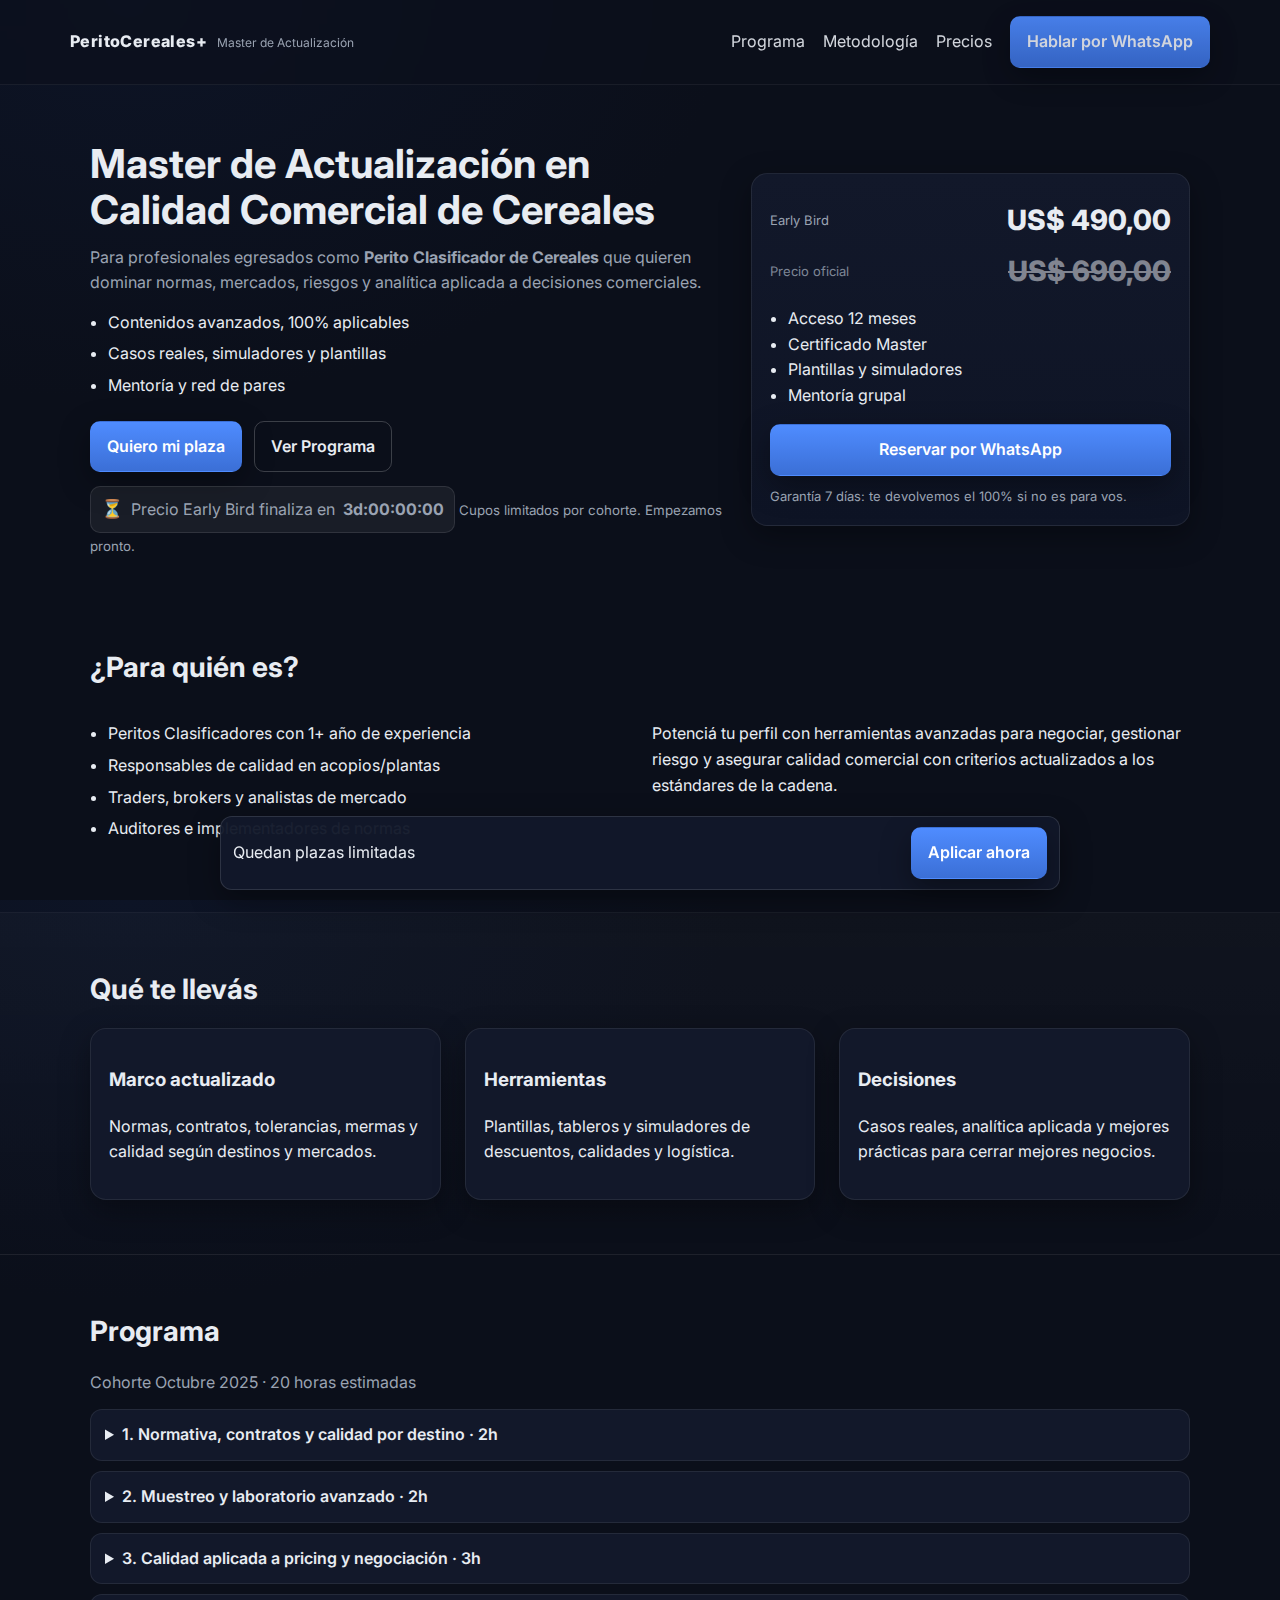
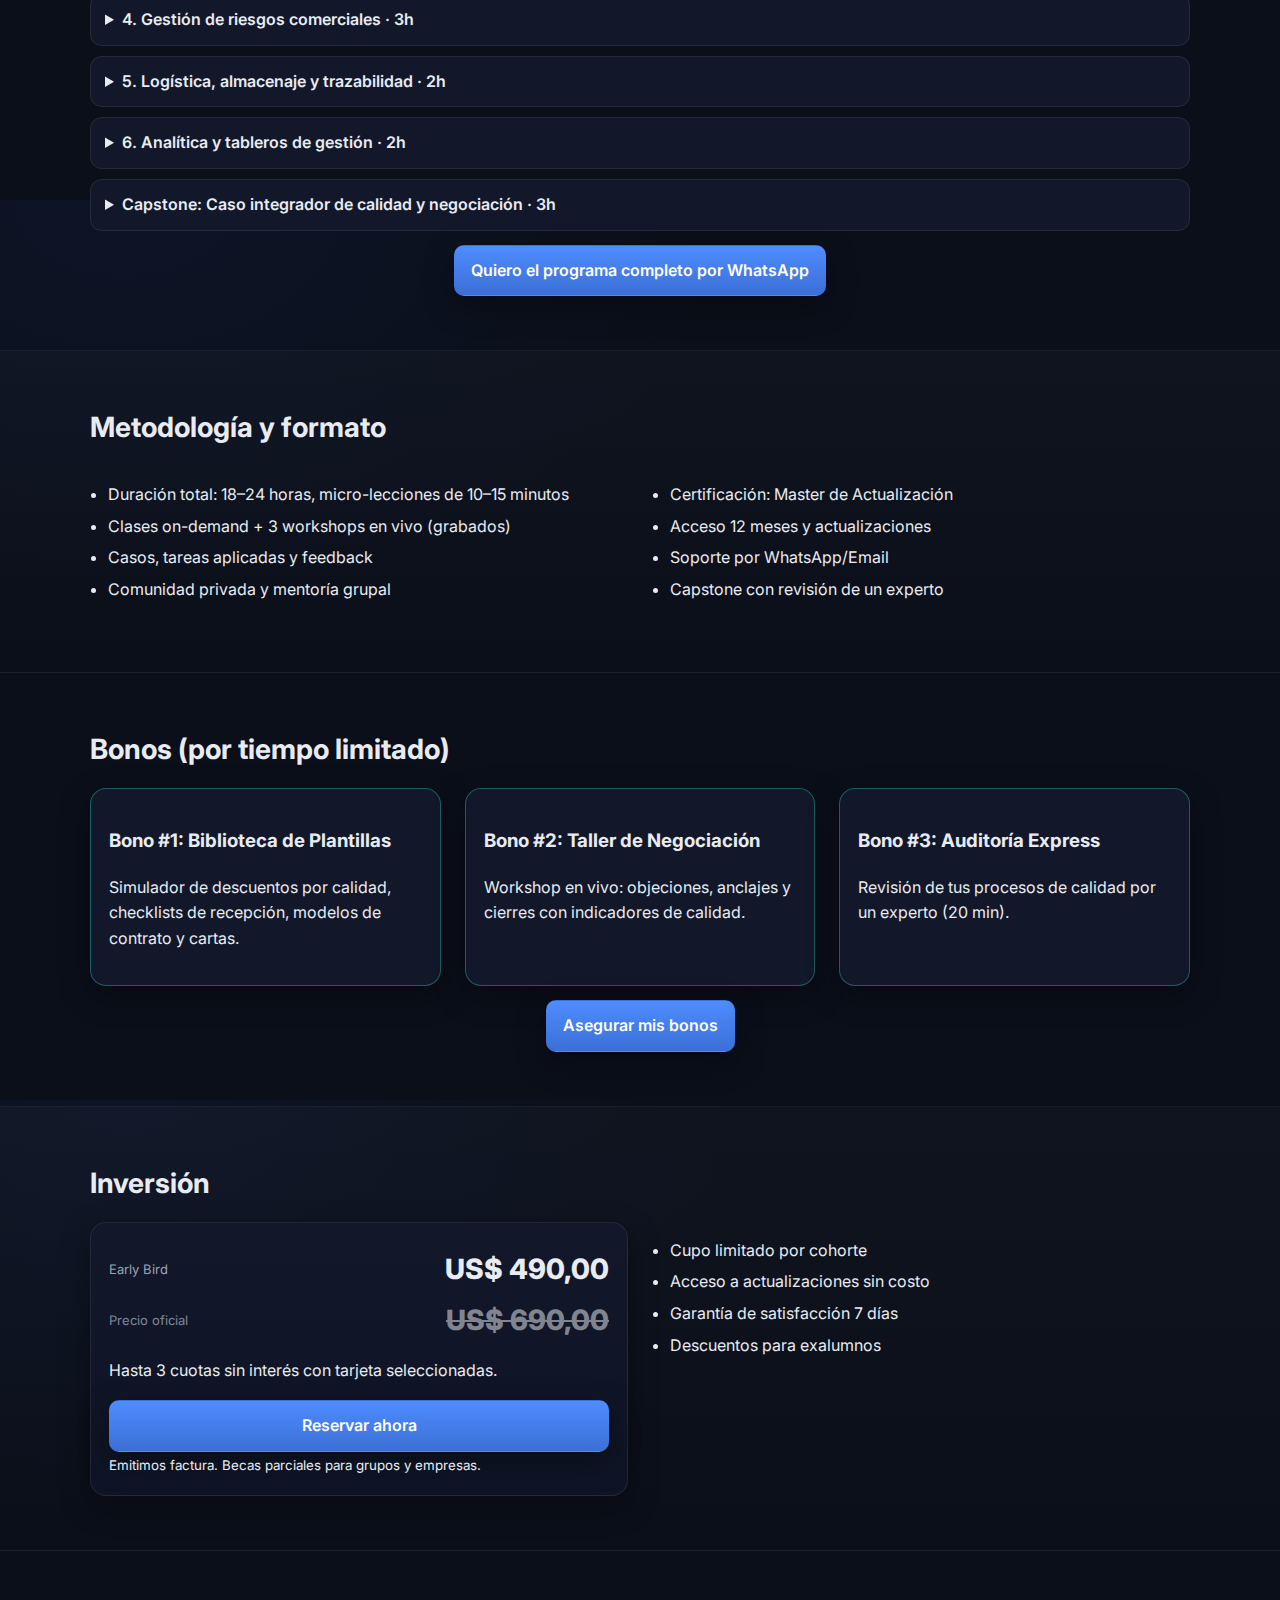
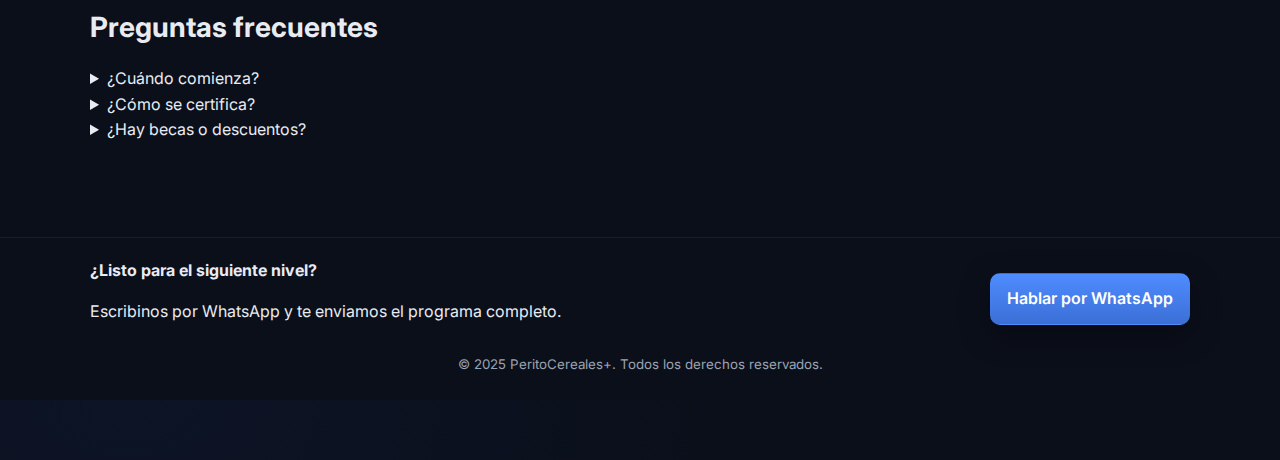
<file: index.html>
<!doctype html>
<html lang="es">
<head>
  <meta charset="utf-8" />
  <meta name="viewport" content="width=device-width, initial-scale=1" />
  <title>Master de Actualización | Calidad Comercial de Cereales</title>
  <meta name="description" content="Master de actualización para Peritos Clasificadores de Cereales. Contenidos avanzados, casos, y escalera de valor para impulsar tu carrera." />
  <link rel="preconnect" href="https://fonts.googleapis.com">
  <link rel="preconnect" href="https://fonts.gstatic.com" crossorigin>
  <link href="https://fonts.googleapis.com/css2?family=Inter:wght@300;400;500;600;700;800&display=swap" rel="stylesheet">
  <link rel="stylesheet" href="styles.css" />
  <script defer src="script.js"></script>
</head>
<body>
  <header class="site-header">
    <div class="container header-inner">
      <div class="brand">
        <span class="logo">PeritoCereales+</span>
        <span class="tag">Master de Actualización</span>
      </div>
      <nav class="nav">
        <a href="#programa">Programa</a>
        <a href="#metodologia">Metodología</a>
        <a href="#precios">Precios</a>
        <a class="btn primary js-wa" href="#">Hablar por WhatsApp</a>
      </nav>
    </div>
  </header>

  <section class="hero">
    <div class="container hero-inner">
      <div class="hero-copy">
        <h1>Master de Actualización en Calidad Comercial de Cereales</h1>
        <p class="lead">Para profesionales egresados como <strong>Perito Clasificador de Cereales</strong> que quieren dominar normas, mercados, riesgos y analítica aplicada a decisiones comerciales.</p>
        <ul class="value-list">
          <li>Contenidos avanzados, 100% aplicables</li>
          <li>Casos reales, simuladores y plantillas</li>
          <li>Mentoría y red de pares</li>
        </ul>
        <div class="cta-group">
          <a class="btn primary js-wa" href="#">Quiero mi plaza</a>
          <a class="btn ghost" href="#programa">Ver Programa</a>
        </div>
        <div class="urgency">
          <div class="countdown">
            <span class="icon">⏳</span>
            <span>Precio Early Bird finaliza en</span>
            <strong id="countdown">--:--:--</strong>
          </div>
          <small>Cupos limitados por cohorte. Empezamos pronto.</small>
        </div>
      </div>
      <div class="hero-card">
        <div class="price-card">
          <div class="price-row">
            <span class="label">Early Bird</span>
            <span class="price" id="priceEarly">USD 490</span>
          </div>
          <div class="price-row dim">
            <span class="label">Precio oficial</span>
            <span class="price striked" id="priceStd">USD 690</span>
          </div>
          <ul class="includes">
            <li>Acceso 12 meses</li>
            <li>Certificado Master</li>
            <li>Plantillas y simuladores</li>
            <li>Mentoría grupal</li>
          </ul>
          <a class="btn primary wide js-wa" href="#">Reservar por WhatsApp</a>
          <p class="guarantee">Garantía 7 días: te devolvemos el 100% si no es para vos.</p>
        </div>
      </div>
    </div>
  </section>

  <section id="para-quien" class="section">
    <div class="container">
      <h2>¿Para quién es?</h2>
      <div class="grid two">
        <div>
          <ul class="checklist">
            <li>Peritos Clasificadores con 1+ año de experiencia</li>
            <li>Responsables de calidad en acopios/plantas</li>
            <li>Traders, brokers y analistas de mercado</li>
            <li>Auditores e implementadores de normas</li>
          </ul>
        </div>
        <div>
          <p>Potenciá tu perfil con herramientas avanzadas para negociar, gestionar riesgo y asegurar calidad comercial con criterios actualizados a los estándares de la cadena.</p>
        </div>
      </div>
    </div>
  </section>

  <section id="valor" class="section alt">
    <div class="container">
      <h2>Qué te llevás</h2>
      <div class="grid three">
        <div class="card">
          <h3>Marco actualizado</h3>
          <p>Normas, contratos, tolerancias, mermas y calidad según destinos y mercados.</p>
        </div>
        <div class="card">
          <h3>Herramientas</h3>
          <p>Plantillas, tableros y simuladores de descuentos, calidades y logística.</p>
        </div>
        <div class="card">
          <h3>Decisiones</h3>
          <p>Casos reales, analítica aplicada y mejores prácticas para cerrar mejores negocios.</p>
        </div>
      </div>
    </div>
  </section>

  <section id="programa" class="section">
    <div class="container">
      <h2>Programa</h2>
      <div id="curriculum" class="curriculum"></div>
      <div class="cta-centered">
        <a class="btn primary js-wa" href="#">Quiero el programa completo por WhatsApp</a>
      </div>
    </div>
  </section>

  <section id="metodologia" class="section alt">
    <div class="container">
      <h2>Metodología y formato</h2>
      <div class="grid two">
        <div>
          <ul class="checklist">
            <li>Duración total: 18–24 horas, micro-lecciones de 10–15 minutos</li>
            <li>Clases on-demand + 3 workshops en vivo (grabados)</li>
            <li>Casos, tareas aplicadas y feedback</li>
            <li>Comunidad privada y mentoría grupal</li>
          </ul>
        </div>
        <div>
          <ul class="checklist">
            <li>Certificación: Master de Actualización</li>
            <li>Acceso 12 meses y actualizaciones</li>
            <li>Soporte por WhatsApp/Email</li>
            <li>Capstone con revisión de un experto</li>
          </ul>
        </div>
      </div>
    </div>
  </section>

  <section id="bonos" class="section">
    <div class="container">
      <h2>Bonos (por tiempo limitado)</h2>
      <div class="grid three">
        <div class="card bonus">
          <h3>Bono #1: Biblioteca de Plantillas</h3>
          <p>Simulador de descuentos por calidad, checklists de recepción, modelos de contrato y cartas.</p>
        </div>
        <div class="card bonus">
          <h3>Bono #2: Taller de Negociación</h3>
          <p>Workshop en vivo: objeciones, anclajes y cierres con indicadores de calidad.</p>
        </div>
        <div class="card bonus">
          <h3>Bono #3: Auditoría Express</h3>
          <p>Revisión de tus procesos de calidad por un experto (20 min).</p>
        </div>
      </div>
      <div class="cta-centered">
        <a class="btn primary js-wa" href="#">Asegurar mis bonos</a>
      </div>
    </div>
  </section>

  <section id="precios" class="section alt">
    <div class="container">
      <h2>Inversión</h2>
      <div class="grid two">
        <div class="price-card compact">
          <div class="price-row">
            <span class="label">Early Bird</span>
            <span class="price" id="priceEarly2">USD 490</span>
          </div>
          <div class="price-row dim">
            <span class="label">Precio oficial</span>
            <span class="price striked" id="priceStd2">USD 690</span>
          </div>
          <p class="note">Hasta 3 cuotas sin interés con tarjeta seleccionadas.</p>
          <a class="btn primary wide js-wa" href="#">Reservar ahora</a>
          <small>Emitimos factura. Becas parciales para grupos y empresas.</small>
        </div>
        <div>
          <ul class="checklist">
            <li>Cupo limitado por cohorte</li>
            <li>Acceso a actualizaciones sin costo</li>
            <li>Garantía de satisfacción 7 días</li>
            <li>Descuentos para exalumnos</li>
          </ul>
        </div>
      </div>
    </div>
  </section>

  <section id="faq" class="section">
    <div class="container">
      <h2>Preguntas frecuentes</h2>
      <details>
        <summary>¿Cuándo comienza?</summary>
        <p>Iniciamos en cohortes mensuales. Reservá tu plaza y te sumamos a la próxima.</p>
      </details>
      <details>
        <summary>¿Cómo se certifica?</summary>
        <p>Al completar el 80% y aprobar el capstone, emitimos certificado de Master de Actualización.</p>
      </details>
      <details>
        <summary>¿Hay becas o descuentos?</summary>
        <p>Sí, para exalumnos, grupos y empresas. Escribinos por WhatsApp para aplicarlas.</p>
      </details>
    </div>
  </section>

  <footer class="site-footer">
    <div class="container footer-inner">
      <div>
        <strong>¿Listo para el siguiente nivel?</strong>
        <p>Escribinos por WhatsApp y te enviamos el programa completo.</p>
      </div>
      <a class="btn primary js-wa" href="#">Hablar por WhatsApp</a>
    </div>
    <div class="container legal">
      <small>© 2025 PeritoCereales+. Todos los derechos reservados.</small>
    </div>
  </footer>

  <div class="sticky-cta">
    <span>Quedan plazas limitadas</span>
    <a class="btn primary js-wa" href="#">Aplicar ahora</a>
  </div>
</body>
</html>
</file>
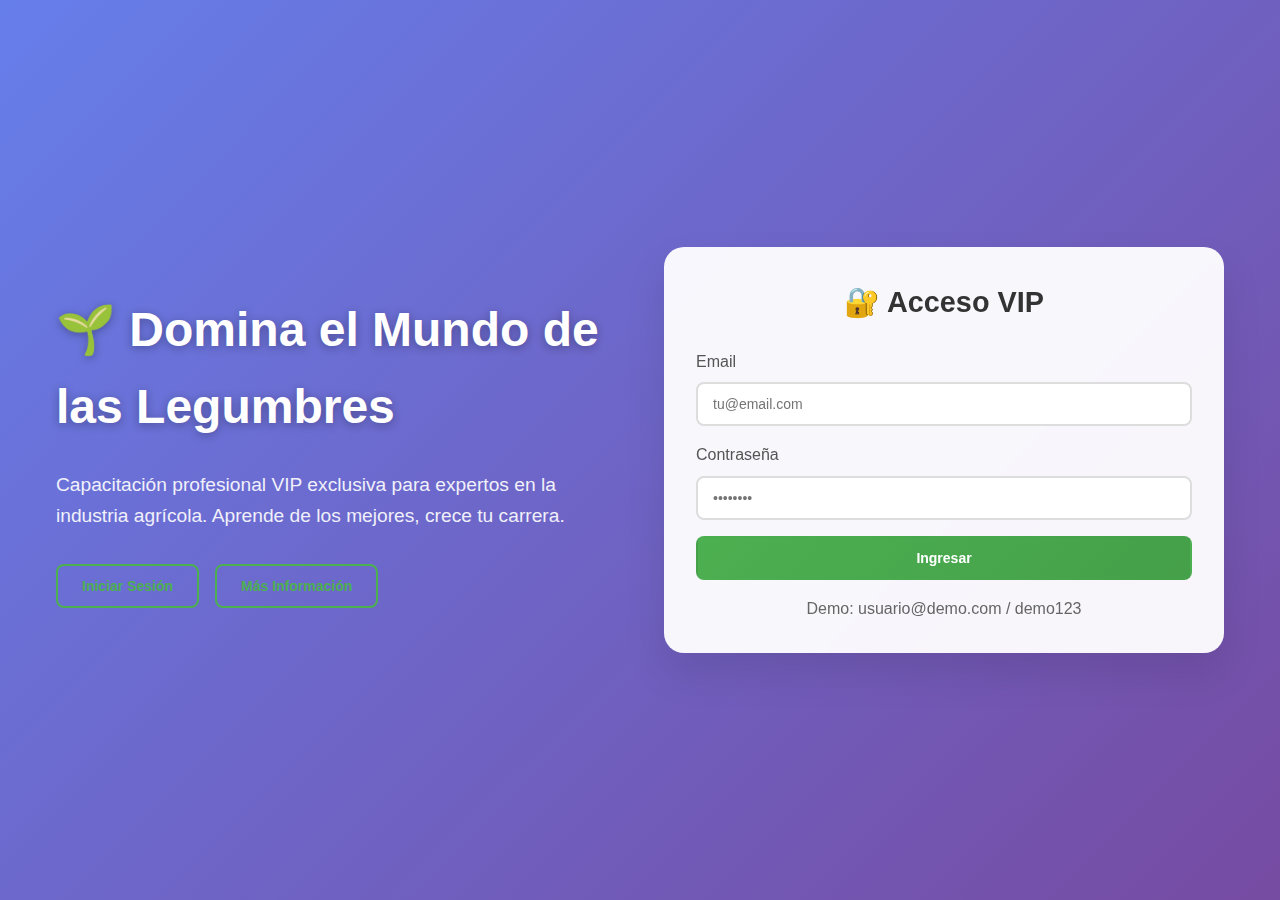
<file: landing/index.html>
<!DOCTYPE html>
<html lang="es">
<head>
    <meta charset="UTF-8">
    <meta name="viewport" content="width=device-width, initial-scale=1.0">
    <title>Club de Legumbres - Capacitación Profesional VIP</title>
    <style>
        * {
            margin: 0;
            padding: 0;
            box-sizing: border-box;
        }
        
        body {
            font-family: 'Segoe UI', Tahoma, Geneva, Verdana, sans-serif;
            line-height: 1.6;
            color: #333;
            overflow-x: hidden;
        }
        
        /* Utility Classes */
        .hidden {
            display: none !important;
        }
        
        .container {
            max-width: 1200px;
            margin: 0 auto;
            padding: 0 1rem;
        }
        
        .btn {
            display: inline-block;
            padding: 12px 24px;
            border: none;
            border-radius: 8px;
            font-size: 14px;
            font-weight: 600;
            cursor: pointer;
            transition: all 0.3s;
            text-decoration: none;
            text-align: center;
            border: 2px solid transparent;
        }
        
        .btn-primary {
            background: linear-gradient(135deg, #4CAF50, #45a049);
            color: white;
        }
        
        .btn-primary:hover {
            transform: translateY(-2px);
            box-shadow: 0 5px 15px rgba(76, 175, 80, 0.4);
        }
        
        .btn-outline {
            background: transparent;
            border-color: #4CAF50;
            color: #4CAF50;
        }
        
        .btn-outline:hover {
            background: #4CAF50;
            color: white;
        }
        
        .btn-secondary {
            background: #6c757d;
            color: white;
        }
        
        .btn-danger {
            background: #f44336;
            color: white;
        }
        
        .btn:disabled {
            background: #ccc;
            color: #666;
            cursor: not-allowed;
            transform: none;
            box-shadow: none;
        }
        
        /* Alert Messages */
        .alert {
            padding: 12px 16px;
            border-radius: 8px;
            margin-bottom: 1rem;
            display: none;
        }
        
        .alert.show {
            display: block;
        }
        
        .alert-error {
            background: #ffebee;
            color: #c62828;
            border-left: 4px solid #f44336;
        }
        
        .alert-success {
            background: #e8f5e8;
            color: #2e7d32;
            border-left: 4px solid #4caf50;
        }
        
        /* Navigation Bar */
        .navbar {
            background: rgba(255, 255, 255, 0.95);
            backdrop-filter: blur(10px);
            padding: 1rem 0;
            box-shadow: 0 2px 20px rgba(0,0,0,0.1);
            position: sticky;
            top: 0;
            z-index: 1000;
        }
        
        .navbar-content {
            display: flex;
            justify-content: space-between;
            align-items: center;
        }
        
        .logo {
            display: flex;
            align-items: center;
            gap: 10px;
            font-size: 1.5rem;
            font-weight: bold;
            color: #333;
            cursor: pointer;
        }
        
        .nav-menu {
            display: flex;
            align-items: center;
            gap: 1rem;
        }
        
        .nav-item {
            cursor: pointer;
            padding: 8px 16px;
            border-radius: 6px;
            transition: background 0.3s;
        }
        
        .nav-item:hover {
            background: rgba(76, 175, 80, 0.1);
        }
        
        .user-info {
            display: flex;
            align-items: center;
            gap: 0.5rem;
        }
        
        .user-avatar {
            width: 40px;
            height: 40px;
            background: linear-gradient(135deg, #4CAF50, #8BC34A);
            border-radius: 50%;
            display: flex;
            align-items: center;
            justify-content: center;
            color: white;
            font-weight: bold;
            cursor: pointer;
        }
        
        .mobile-menu-btn {
            display: none;
            background: none;
            border: none;
            font-size: 1.5rem;
            cursor: pointer;
        }
        
        /* Landing Page */
        .landing-page {
            background: linear-gradient(135deg, #667eea 0%, #764ba2 100%);
            min-height: 100vh;
            display: flex;
            align-items: center;
            position: relative;
        }
        
        .hero-content {
            display: grid;
            grid-template-columns: 1fr 1fr;
            gap: 3rem;
            align-items: center;
            padding: 2rem 0;
        }
        
        .hero-text {
            color: white;
        }
        
        .hero-title {
            font-size: 3rem;
            font-weight: bold;
            margin-bottom: 1.5rem;
            text-shadow: 0 2px 10px rgba(0,0,0,0.3);
        }
        
        .hero-subtitle {
            font-size: 1.2rem;
            margin-bottom: 2rem;
            opacity: 0.9;
        }
        
        .hero-cta {
            display: flex;
            gap: 1rem;
            flex-wrap: wrap;
        }
        
        .login-card {
            background: rgba(255, 255, 255, 0.95);
            backdrop-filter: blur(10px);
            border-radius: 20px;
            padding: 2rem;
            box-shadow: 0 20px 40px rgba(0,0,0,0.1);
        }
        
        .form-title {
            text-align: center;
            font-size: 1.8rem;
            margin-bottom: 1.5rem;
            color: #333;
            display: flex;
            align-items: center;
            justify-content: center;
            gap: 0.5rem;
        }
        
        .form-group {
            margin-bottom: 1rem;
        }
        
        .form-group label {
            display: block;
            margin-bottom: 0.5rem;
            color: #555;
            font-weight: 500;
        }
        
        .form-group input, .form-group select, .form-group textarea {
            width: 100%;
            padding: 12px 15px;
            border: 2px solid #ddd;
            border-radius: 8px;
            font-size: 14px;
            transition: border-color 0.3s;
        }
        
        .form-group input:focus, .form-group select:focus, .form-group textarea:focus {
            outline: none;
            border-color: #4CAF50;
        }
        
        /* Dashboard */
        .dashboard {
            min-height: calc(100vh - 70px);
            background: linear-gradient(135deg, #667eea 0%, #764ba2 100%);
            padding: 2rem 0;
        }
        
        .welcome-section {
            background: rgba(255, 255, 255, 0.95);
            backdrop-filter: blur(10px);
            border-radius: 20px;
            padding: 2rem;
            margin-bottom: 2rem;
            text-align: center;
        }
        
        .welcome-title {
            font-size: 2rem;
            color: #333;
            margin-bottom: 0.5rem;
        }
        
        .stats-grid {
            display: grid;
            grid-template-columns: repeat(auto-fit, minmax(200px, 1fr));
            gap: 1rem;
            margin-bottom: 2rem;
        }
        
        .stat-card {
            background: rgba(255, 255, 255, 0.95);
            backdrop-filter: blur(10px);
            border-radius: 15px;
            padding: 1.5rem;
            text-align: center;
            transition: transform 0.3s;
        }
        
        .stat-card:hover {
            transform: translateY(-5px);
        }
        
        .stat-number {
            font-size: 2rem;
            font-weight: bold;
            color: #4CAF50;
            margin-bottom: 0.5rem;
        }
        
        .stat-label {
            color: #666;
            font-size: 0.9rem;
        }
        
        .content-grid {
            display: grid;
            grid-template-columns: 2fr 1fr;
            gap: 2rem;
        }
        
        .courses-section, .sidebar-section {
            background: rgba(255, 255, 255, 0.95);
            backdrop-filter: blur(10px);
            border-radius: 20px;
            padding: 2rem;
        }
        
        .section-title {
            font-size: 1.5rem;
            margin-bottom: 1.5rem;
            color: #333;
            display: flex;
            align-items: center;
            gap: 0.5rem;
        }
        
        .course-card {
            background: white;
            border-radius: 12px;
            padding: 1.5rem;
            margin-bottom: 1.5rem;
            box-shadow: 0 4px 15px rgba(0,0,0,0.1);
            transition: transform 0.3s;
            position: relative;
        }
        
        .course-card::before {
            content: '';
            position: absolute;
            top: 0;
            left: 0;
            right: 0;
            height: 4px;
            background: linear-gradient(90deg, #4CAF50, #8BC34A);
            border-radius: 12px 12px 0 0;
        }
        
        .course-card:hover {
            transform: translateY(-3px);
        }
        
        .course-header {
            display: flex;
            justify-content: space-between;
            align-items: flex-start;
            margin-bottom: 1rem;
        }
        
        .course-title {
            font-size: 1.2rem;
            font-weight: bold;
            color: #333;
            margin-bottom: 0.5rem;
        }
        
        .course-description {
            color: #666;
            font-size: 0.9rem;
        }
        
        .badge {
            padding: 4px 12px;
            border-radius: 20px;
            font-size: 0.8rem;
            font-weight: bold;
        }
        
        .badge-vip {
            background: #ff9800;
            color: white;
        }
        
        .badge-free {
            background: #4CAF50;
            color: white;
        }
        
        .badge-locked {
            background: #f44336;
            color: white;
        }
        
        .progress-section {
            margin: 1rem 0;
        }
        
        .progress-header {
            display: flex;
            justify-content: space-between;
            margin-bottom: 0.5rem;
        }
        
        .progress-bar {
            width: 100%;
            height: 8px;
            background: #e0e0e0;
            border-radius: 4px;
            overflow: hidden;
        }
        
        .progress-fill {
            height: 100%;
            background: linear-gradient(90deg, #4CAF50, #8BC34A);
            transition: width 0.5s ease;
        }
        
        .course-actions {
            margin-top: 1rem;
            display: flex;
            gap: 0.5rem;
            flex-wrap: wrap;
        }
        
        /* Course Modules */
        .modules-container {
            margin-top: 1rem;
            border-top: 1px solid #eee;
            padding-top: 1rem;
        }
        
        .module-item {
            background: #f8f9fa;
            border-radius: 8px;
            margin-bottom: 0.5rem;
            overflow: hidden;
        }
        
        .module-header {
            padding: 1rem;
            cursor: pointer;
            display: flex;
            justify-content: space-between;
            align-items: center;
            transition: background 0.3s;
        }
        
        .module-header:hover {
            background: #e9ecef;
        }
        
        .module-title {
            font-weight: 600;
            color: #333;
            display: flex;
            align-items: center;
            gap: 0.5rem;
        }
        
        .module-toggle {
            transition: transform 0.3s;
        }
        
        .module-toggle.open {
            transform: rotate(180deg);
        }
        
        .module-content {
            max-height: 0;
            overflow: hidden;
            transition: max-height 0.3s ease;
        }
        
        .module-content.open {
            max-height: 2000px;
        }
        
        .lesson-item {
            padding: 0.75rem 1rem 0.75rem 2.5rem;
            border-top: 1px solid #dee2e6;
            display: flex;
            justify-content: space-between;
            align-items: center;
            cursor: pointer;
            transition: background 0.3s;
        }
        
        .lesson-item:hover {
            background: #e9ecef;
        }
        
        .lesson-info {
            flex: 1;
        }
        
        .lesson-title {
            display: flex;
            align-items: center;
            gap: 0.5rem;
            color: #495057;
            font-weight: 500;
        }
        
        .lesson-description {
            font-size: 0.8rem;
            color: #6c757d;
            margin-top: 0.25rem;
        }
        
        .lesson-status {
            display: flex;
            align-items: center;
            gap: 0.5rem;
        }
        
        .lesson-duration {
            font-size: 0.85rem;
            color: #6c757d;
        }
        
        .lesson-check {
            color: #4CAF50;
        }
        
        .pdf-icon {
            color: #f44336;
            font-size: 1rem;
        }
        
        .material-badge {
            display: inline-flex;
            align-items: center;
            gap: 0.25rem;
            background: rgba(244, 67, 54, 0.1);
            color: #f44336;
            padding: 2px 8px;
            border-radius: 12px;
            font-size: 0.7rem;
            font-weight: bold;
        }
        
        .video-icon {
            color: #ff6b6b;
        }
        
        /* Video Player Modal */
        .video-modal {
            display: none;
            position: fixed;
            top: 0;
            left: 0;
            width: 100%;
            height: 100%;
            background: rgba(0,0,0,0.9);
            z-index: 3000;
            align-items: center;
            justify-content: center;
        }
        
        .video-modal.show {
            display: flex;
        }
        
        .video-container {
            background: #1a1a1a;
            border-radius: 12px;
            padding: 1rem;
            max-width: 90%;
            width: 900px;
            position: relative;
        }
        
        .video-header {
            display: flex;
            justify-content: space-between;
            align-items: center;
            margin-bottom: 1rem;
            color: white;
        }
        
        .video-title {
            font-size: 1.2rem;
            font-weight: bold;
        }
        
        .video-close {
            background: none;
            border: none;
            color: white;
            font-size: 1.5rem;
            cursor: pointer;
            width: 32px;
            height: 32px;
            display: flex;
            align-items: center;
            justify-content: center;
            border-radius: 50%;
            transition: background 0.3s;
        }
        
        .video-close:hover {
            background: rgba(255,255,255,0.1);
        }
        
        .video-player {
            width: 100%;
            aspect-ratio: 16/9;
            background: #000;
            border-radius: 8px;
            display: flex;
            align-items: center;
            justify-content: center;
            color: white;
        }
        
        .video-placeholder {
            text-align: center;
            padding: 2rem;
        }
        
        .video-placeholder p {
            margin-top: 1rem;
            opacity: 0.7;
        }
        
        .video-url-input {
            margin-top: 1rem;
            padding: 1rem;
            background: rgba(255,255,255,0.05);
            border-radius: 8px;
        }
        
        .video-url-input input {
            width: 100%;
            padding: 0.5rem;
            border: 1px solid rgba(255,255,255,0.2);
            background: rgba(255,255,255,0.1);
            color: white;
            border-radius: 4px;
        }
        
        .video-url-input small {
            color: rgba(255,255,255,0.6);
            display: block;
            margin-top: 0.5rem;
        }
        
        /* Certificate Modal */
        .modal {
            display: none;
            position: fixed;
            top: 0;
            left: 0;
            width: 100%;
            height: 100%;
            background: rgba(0,0,0,0.5);
            z-index: 2000;
            align-items: center;
            justify-content: center;
        }
        
        .modal.show {
            display: flex;
        }
        
        .modal-content {
            background: white;
            border-radius: 20px;
            padding: 2rem;
            max-width: 600px;
            width: 90%;
            max-height: 90vh;
            overflow-y: auto;
            position: relative;
        }
        
        .certificate-modal-content {
            background: white;
            border-radius: 20px;
            padding: 2rem;
            max-width: 1100px;
            width: 95%;
            max-height: 90vh;
            overflow-y: auto;
            position: relative;
        }
        
        .modal-close {
            position: absolute;
            top: 1rem;
            right: 1rem;
            background: none;
            border: none;
            font-size: 1.5rem;
            cursor: pointer;
            color: #666;
            width: 32px;
            height: 32px;
            display: flex;
            align-items: center;
            justify-content: center;
            border-radius: 50%;
            transition: background 0.3s;
        }
        
        .modal-close:hover {
            background: #f0f0f0;
        }
        
        .modal-title {
            font-size: 1.8rem;
            margin-bottom: 1rem;
            color: #333;
            text-align: center;
        }
        
        .certificate {
            position: relative;
            aspect-ratio: 16 / 9;
            max-width: 1000px;
            margin: 0 auto;
            padding: 2.5rem 3.5rem;
            text-align: center;
            background: #ffffff;
            border: 12px solid #2d5016;
            box-shadow: 
                inset 0 0 0 3px #ffffff,
                inset 0 0 0 6px #4CAF50,
                inset 0 0 0 9px #ffffff,
                0 10px 40px rgba(0,0,0,0.2);
        }
        
        .certificate::before {
            content: '';
            position: absolute;
            top: 20px;
            left: 20px;
            right: 20px;
            bottom: 20px;
            border: 1px solid #e0e0e0;
            pointer-events: none;
        }
        
        .certificate-seal {
            display: none;
        }
        
        .certificate-seal-left {
            display: none;
        }
        
        .certificate-seal-right {
            display: none;
        }
        
        .certificate-header {
            position: relative;
            z-index: 1;
            font-size: 2.8rem;
            font-weight: bold;
            color: #2d5016;
            margin-bottom: 0.3rem;
            text-transform: uppercase;
            letter-spacing: 8px;
            font-family: 'Georgia', serif;
        }
        
        .certificate-subheader {
            font-size: 1rem;
            color: #666;
            margin-bottom: 1rem;
            font-style: italic;
            letter-spacing: 1px;
        }
        
        .certificate-name {
            font-size: 2.2rem;
            font-weight: bold;
            color: #000;
            margin: 1rem 0;
            padding: 0.5rem 2rem;
            border-bottom: 3px solid #2d5016;
            display: inline-block;
            font-family: 'Georgia', serif;
        }
        
        .certificate-course {
            font-size: 1.4rem;
            color: #2d5016;
            margin: 1rem 0;
            font-weight: 700;
            font-style: italic;
        }
        
        .certificate-date {
            color: #777;
            font-size: 0.95rem;
            margin-top: 1rem;
        }
        
        .certificate-signatures {
            display: flex;
            justify-content: space-around;
            margin-top: 2rem;
            padding-top: 1.5rem;
            border-top: 1px solid #ddd;
        }
        
        .signature-block {
            text-align: center;
            flex: 1;
        }
        
        .signature-line {
            width: 180px;
            height: 50px;
            margin: 0 auto 0.5rem;
            background: transparent;
            position: relative;
            font-family: 'Brush Script MT', cursive;
            font-size: 1.8rem;
            color: #000;
            display: flex;
            align-items: center;
            justify-content: center;
        }
        
        .signature-line::after {
            content: '';
            position: absolute;
            bottom: 0;
            left: 0;
            right: 0;
            height: 1px;
            background: #000;
        }
        
        .signature-title {
            font-size: 0.85rem;
            color: #666;
            font-weight: 600;
            margin-top: 0.5rem;
        }
        
        .signature-subtitle {
            font-size: 0.75rem;
            color: #888;
            font-style: italic;
        }
        
        .certificate-qr {
            display: none;
        }
        
        .qr-code {
            display: none;
        }
        
        .qr-label {
            display: none;
        }
        
        .certificate-logo {
            position: absolute;
            top: 25px;
            left: 30px;
            font-size: 2.5rem;
        }
        
        .certificate-code-badge {
            position: absolute;
            top: 25px;
            right: 30px;
            text-align: right;
            font-size: 0.75rem;
            color: #666;
        }
        
        /* Admin Panel Styles */
        .admin-tabs {
            display: flex;
            gap: 0.5rem;
            border-bottom: 2px solid #e0e0e0;
            margin-bottom: 2rem;
            flex-wrap: wrap;
        }
        
        .admin-tab {
            padding: 12px 24px;
            background: transparent;
            border: none;
            border-bottom: 3px solid transparent;
            cursor: pointer;
            font-weight: 600;
            color: #666;
            transition: all 0.3s;
        }
        
        .admin-tab:hover {
            color: #4CAF50;
            background: rgba(76, 175, 80, 0.1);
        }
        
        .admin-tab.active {
            color: #4CAF50;
            border-bottom-color: #4CAF50;
        }
        
        .admin-section {
            animation: fadeIn 0.3s ease;
        }
        
        @keyframes fadeIn {
            from { opacity: 0; transform: translateY(10px); }
            to { opacity: 1; transform: translateY(0); }
        }
        
        .course-list-item {
            background: #f8f9fa;
            border-radius: 12px;
            padding: 1.5rem;
            margin-bottom: 1rem;
            border-left: 4px solid #4CAF50;
            transition: transform 0.3s;
        }
        
        .course-list-item:hover {
            transform: translateX(5px);
        }
        
        .admin-btn-group {
            display: flex;
            gap: 0.5rem;
            flex-wrap: wrap;
        }
        
        /* Responsive Design */
        @media (max-width: 1024px) {
            .content-grid {
                grid-template-columns: 1fr;
            }
        }
        
        @media (max-width: 768px) {
            .hero-content {
                grid-template-columns: 1fr;
            }
            
            .hero-title {
                font-size: 2rem;
            }
            
            .nav-menu {
                display: none;
            }
            
            .mobile-menu-btn {
                display: block;
            }
            
            .stats-grid {
                grid-template-columns: repeat(2, 1fr);
            }
            
            .video-container {
                width: 95%;
            }
        }
        
        @media (max-width: 480px) {
            .stats-grid {
                grid-template-columns: 1fr;
            }
            
            .course-actions {
                flex-direction: column;
            }
            
            .btn {
                width: 100%;
            }
            
            .hero-cta {
                flex-direction: column;
            }
        }
    </style>
</head>
<body>
    <!-- Landing Page -->
    <div id="landingPage" class="landing-page">
        <div class="container">
            <div class="hero-content">
                <div class="hero-text">
                    <h1 class="hero-title">🌱 Domina el Mundo de las Legumbres</h1>
                    <p class="hero-subtitle">Capacitación profesional VIP exclusiva para expertos en la industria agrícola. Aprende de los mejores, crece tu carrera.</p>
                    <div class="hero-cta">
                        <button class="btn btn-primary btn-outline" onclick="showLogin()">Iniciar Sesión</button>
                        <button class="btn btn-outline" onclick="scrollToInfo()">Más Información</button>
                    </div>
                </div>
                
                <div class="login-card">
                    <h2 class="form-title">🔐 Acceso VIP</h2>
                    <div id="loginAlert" class="alert"></div>
                    
                    <form onsubmit="handleLogin(event)">
                        <div class="form-group">
                            <label for="email">Email</label>
                            <input type="email" id="email" required placeholder="tu@email.com">
                        </div>
                        
                        <div class="form-group">
                            <label for="password">Contraseña</label>
                            <input type="password" id="password" required placeholder="••••••••">
                        </div>
                        
                        <button type="submit" class="btn btn-primary" style="width: 100%;">Ingresar</button>
                    </form>
                    
                    <p style="text-align: center; margin-top: 1rem; color: #666;">
                        Demo: usuario@demo.com / demo123
                    </p>
                </div>
            </div>
        </div>
    </div>
    
    <!-- Navigation Bar (Hidden initially) -->
    <nav id="navbar" class="navbar hidden">
        <div class="container navbar-content">
            <div class="logo">
                🌱 Club de Legumbres
            </div>
            
            <div class="nav-menu">
                <span class="nav-item" onclick="showDashboard()">Inicio</span>
                <span class="nav-item" onclick="showCourses()">Mis Cursos</span>
                <span class="nav-item" onclick="showProfile()">Perfil</span>
                <span class="nav-item" onclick="openAdminPanel()" style="color: #ff9800;">⚙️ Admin</span>
                <div class="user-info">
                    <span style="color: #666; font-size: 0.9rem;">Usuario Demo</span>
                    <div class="user-avatar" onclick="handleLogout()">U</div>
                </div>
            </div>
            
            <button class="mobile-menu-btn" onclick="toggleMobileMenu()">☰</button>
        </div>
    </nav>
    
    <!-- Dashboard (Hidden initially) -->
    <div id="dashboard" class="dashboard hidden">
        <div class="container">
            <div class="welcome-section">
                <h1 class="welcome-title">¡Bienvenido de nuevo, Usuario Demo! 👋</h1>
                <p style="color: #666;">Continúa tu camino hacia la excelencia profesional en el mundo de las legumbres</p>
            </div>
            
            <div class="stats-grid">
                <div class="stat-card">
                    <div class="stat-number">3</div>
                    <div class="stat-label">Cursos Activos</div>
                </div>
                <div class="stat-card">
                    <div class="stat-number">67%</div>
                    <div class="stat-label">Progreso Total</div>
                </div>
                <div class="stat-card">
                    <div class="stat-number">42</div>
                    <div class="stat-label">Lecciones Completadas</div>
                </div>
                <div class="stat-card">
                    <div class="stat-number">2</div>
                    <div class="stat-label">Certificados Obtenidos</div>
                </div>
            </div>
            
            <div class="content-grid">
                <div class="courses-section">
                    <h2 class="section-title">📚 Mis Cursos</h2>
                    
                    <!-- Course 1: Fundamentos de Legumbres Premium -->
                    <div class="course-card">
                        <div class="course-header">
                            <div>
                                <h3 class="course-title">Fundamentos de Legumbres Premium</h3>
                                <p class="course-description">Domina los conceptos esenciales sobre lentejas, garbanzos y porotos de alta calidad para el mercado internacional</p>
                            </div>
                            <span class="badge badge-vip">VIP</span>
                        </div>
                        
                        <div class="progress-section">
                            <div class="progress-header">
                                <span style="font-size: 0.9rem; color: #666;">Progreso del Curso</span>
                                <span style="font-size: 0.9rem; font-weight: bold;">85%</span>
                            </div>
                            <div class="progress-bar">
                                <div class="progress-fill" style="width: 85%;"></div>
                            </div>
                        </div>
                        
                        <div class="course-actions">
                            <button class="btn btn-primary" onclick="toggleModules('course1')">Ver Contenido</button>
                            <button class="btn btn-outline" onclick="showCertificate('Fundamentos de Legumbres Premium')">Ver Certificado</button>
                        </div>
                        
                        <div id="course1-modules" class="modules-container hidden">
                            <!-- Módulo 1 -->
                            <div class="module-item">
                                <div class="module-header" onclick="toggleModule('c1m1')">
                                    <span class="module-title">📖 Módulo 1: Introducción al Mundo de las Legumbres</span>
                                    <span class="module-toggle" id="c1m1-toggle">▼</span>
                                </div>
                                <div class="module-content" id="c1m1-content">
                                    <div class="lesson-item" onclick="openVideo('Historia y Origen de las Legumbres', 'lesson-1-1')">
                                        <div class="lesson-info">
                                            <div class="lesson-title">
                                                <span class="lesson-check">✓</span>
                                                <span class="video-icon">🎥</span>
                                                <span class="pdf-icon">📄</span>
                                                Historia y Origen de las Legumbres
                                            </div>
                                            <div class="lesson-description">Descubre el origen milenario de las legumbres y su importancia en la alimentación mundial</div>
                                        </div>
                                        <div style="display: flex; align-items: center; gap: 0.5rem;">
                                            <span class="lesson-duration">12 min</span>
                                            <span class="material-badge">📄 PDF</span>
                                        </div>
                                    </div>
                                    <div class="lesson-item" onclick="openVideo('Valor Nutricional y Beneficios para la Salud', 'lesson-1-2')">
                                        <div class="lesson-info">
                                            <div class="lesson-title">
                                                <span class="lesson-check">✓</span>
                                                <span class="video-icon">🎥</span>
                                                <span class="pdf-icon">📄</span>
                                                Valor Nutricional y Beneficios para la Salud
                                            </div>
                                            <div class="lesson-description">Análisis detallado de proteínas, fibra, vitaminas y minerales en cada tipo de legumbre</div>
                                        </div>
                                        <div style="display: flex; align-items: center; gap: 0.5rem;">
                                            <span class="lesson-duration">15 min</span>
                                            <span class="material-badge">📄 PDF</span>
                                        </div>
                                    </div>
                                    <div class="lesson-item" onclick="openVideo('Panorama de Mercados Globales', 'lesson-1-3')">
                                        <div class="lesson-info">
                                            <div class="lesson-title">
                                                <span class="video-icon">🎥</span>
                                                Panorama de Mercados Globales
                                            </div>
                                            <div class="lesson-description">Principales países productores, exportadores y tendencias del mercado internacional</div>
                                        </div>
                                        <span class="lesson-duration">18 min</span>
                                    </div>
                                    <div class="lesson-item" onclick="openVideo('Tipos y Variedades Comerciales', 'lesson-1-4')">
                                        <div class="lesson-info">
                                            <div class="lesson-title">
                                                <span class="video-icon">🎥</span>
                                                Tipos y Variedades Comerciales
                                            </div>
                                            <div class="lesson-description">Clasificación completa de lentejas, garbanzos, porotos y arvejas</div>
                                        </div>
                                        <span class="lesson-duration">20 min</span>
                                    </div>
                                </div>
                            </div>
                            
                            <!-- Módulo 2 -->
                            <div class="module-item">
                                <div class="module-header" onclick="toggleModule('c1m2')">
                                    <span class="module-title">📖 Módulo 2: Clasificación y Estándares de Calidad</span>
                                    <span class="module-toggle" id="c1m2-toggle">▼</span>
                                </div>
                                <div class="module-content" id="c1m2-content">
                                    <div class="lesson-item" onclick="openVideo('Normas CODEX y Estándares Internacionales', 'lesson-2-1')">
                                        <div class="lesson-info">
                                            <div class="lesson-title">
                                                <span class="video-icon">🎥</span>
                                                <span class="pdf-icon">📄</span>
                                                Normas CODEX y Estándares Internacionales
                                            </div>
                                            <div class="lesson-description">Requisitos de calidad según organizaciones internacionales</div>
                                        </div>
                                        <div style="display: flex; align-items: center; gap: 0.5rem;">
                                            <span class="lesson-duration">22 min</span>
                                            <span class="material-badge">📄 PDF</span>
                                        </div>
                                    </div>
                                    <div class="lesson-item" onclick="openVideo('Clasificación por Tamaño y Color', 'lesson-2-2')">
                                        <div class="lesson-info">
                                            <div class="lesson-title">
                                                <span class="video-icon">🎥</span>
                                                Clasificación por Tamaño y Color
                                            </div>
                                            <div class="lesson-description">Métodos de calibración y selección para mercados premium</div>
                                        </div>
                                        <span class="lesson-duration">18 min</span>
                                    </div>
                                    <div class="lesson-item" onclick="openVideo('Defectos y Contaminantes Comunes', 'lesson-2-3')">
                                        <div class="lesson-info">
                                            <div class="lesson-title">
                                                <span class="video-icon">🎥</span>
                                                Defectos y Contaminantes Comunes
                                            </div>
                                            <div class="lesson-description">Identificación de granos dañados, partidos, manchados y contaminación</div>
                                        </div>
                                        <span class="lesson-duration">25 min</span>
                                    </div>
                                    <div class="lesson-item" onclick="openVideo('Técnicas de Análisis en Laboratorio', 'lesson-2-4')">
                                        <div class="lesson-info">
                                            <div class="lesson-title">
                                                <span class="video-icon">🎥</span>
                                                Técnicas de Análisis en Laboratorio
                                            </div>
                                            <div class="lesson-description">Protocolos profesionales para evaluación de calidad</div>
                                        </div>
                                        <span class="lesson-duration">30 min</span>
                                    </div>
                                </div>
                            </div>
                            
                            <!-- Módulo 3 -->
                            <div class="module-item">
                                <div class="module-header" onclick="toggleModule('c1m3')">
                                    <span class="module-title">📖 Módulo 3: Producción y Manejo Post-Cosecha</span>
                                    <span class="module-toggle" id="c1m3-toggle">▼</span>
                                </div>
                                <div class="module-content" id="c1m3-content">
                                    <div class="lesson-item" onclick="openVideo('Mejores Prácticas de Cultivo', 'lesson-3-1')">
                                        <div class="lesson-info">
                                            <div class="lesson-title">
                                                <span class="video-icon">🎥</span>
                                                Mejores Prácticas de Cultivo
                                            </div>
                                            <div class="lesson-description">Técnicas agronómicas para maximizar rendimiento y calidad</div>
                                        </div>
                                        <span class="lesson-duration">28 min</span>
                                    </div>
                                    <div class="lesson-item" onclick="openVideo('Cosecha y Secado Óptimo', 'lesson-3-2')">
                                        <div class="lesson-info">
                                            <div class="lesson-title">
                                                <span class="video-icon">🎥</span>
                                                Cosecha y Secado Óptimo
                                            </div>
                                            <div class="lesson-description">Momento ideal de cosecha y técnicas de secado para preservar calidad</div>
                                        </div>
                                        <span class="lesson-duration">24 min</span>
                                    </div>
                                    <div class="lesson-item" onclick="openVideo('Almacenamiento y Control de Humedad', 'lesson-3-3')">
                                        <div class="lesson-info">
                                            <div class="lesson-title">
                                                <span class="video-icon">🎥</span>
                                                Almacenamiento y Control de Humedad
                                            </div>
                                            <div class="lesson-description">Condiciones ideales para mantener la calidad durante el almacenamiento</div>
                                        </div>
                                        <span class="lesson-duration">26 min</span>
                                    </div>
                                    <div class="lesson-item" onclick="openVideo('Prevención de Plagas y Enfermedades', 'lesson-3-4')">
                                        <div class="lesson-info">
                                            <div class="lesson-title">
                                                <span class="video-icon">🎥</span>
                                                Prevención de Plagas y Enfermedades
                                            </div>
                                            <div class="lesson-description">Manejo integrado de plagas en almacenamiento</div>
                                        </div>
                                        <span class="lesson-duration">22 min</span>
                                    </div>
                                </div>
                            </div>
                        </div>
                    </div>
                    
                    <!-- Course 2: Gestión de Calidad y Control -->
                    <div class="course-card">
                        <div class="course-header">
                            <div>
                                <h3 class="course-title">Gestión de Calidad y Control Avanzado</h3>
                                <p class="course-description">Implementa sistemas profesionales de control de calidad en toda la cadena productiva</p>
                            </div>
                            <span class="badge badge-vip">VIP</span>
                        </div>
                        
                        <div class="progress-section">
                            <div class="progress-header">
                                <span style="font-size: 0.9rem; color: #666;">Progreso del Curso</span>
                                <span style="font-size: 0.9rem; font-weight: bold;">45%</span>
                            </div>
                            <div class="progress-bar">
                                <div class="progress-fill" style="width: 45%;"></div>
                            </div>
                        </div>
                        
                        <div class="course-actions">
                            <button class="btn btn-primary" onclick="toggleModules('course2')">Ver Contenido</button>
                        </div>
                        
                        <div id="course2-modules" class="modules-container hidden">
                            <!-- Módulo 1 -->
                            <div class="module-item">
                                <div class="module-header" onclick="toggleModule('c2m1')">
                                    <span class="module-title">📖 Módulo 1: Sistemas de Gestión de Calidad</span>
                                    <span class="module-toggle" id="c2m1-toggle">▼</span>
                                </div>
                                <div class="module-content" id="c2m1-content">
                                    <div class="lesson-item" onclick="openVideo('Introducción a ISO 9001', 'lesson-c2-1-1')">
                                        <div class="lesson-info">
                                            <div class="lesson-title">
                                                <span class="lesson-check">✓</span>
                                                <span class="video-icon">🎥</span>
                                                Introducción a ISO 9001
                                            </div>
                                            <div class="lesson-description">Fundamentos de sistemas de gestión de calidad certificados</div>
                                        </div>
                                        <span class="lesson-duration">20 min</span>
                                    </div>
                                    <div class="lesson-item" onclick="openVideo('HACCP en Legumbres', 'lesson-c2-1-2')">
                                        <div class="lesson-info">
                                            <div class="lesson-title">
                                                <span class="lesson-check">✓</span>
                                                <span class="video-icon">🎥</span>
                                                HACCP en Procesamiento de Legumbres
                                            </div>
                                            <div class="lesson-description">Análisis de peligros y puntos críticos de control</div>
                                        </div>
                                        <span class="lesson-duration">35 min</span>
                                    </div>
                                    <div class="lesson-item" onclick="openVideo('BPM y Procedimientos Operativos', 'lesson-c2-1-3')">
                                        <div class="lesson-info">
                                            <div class="lesson-title">
                                                <span class="video-icon">🎥</span>
                                                Buenas Prácticas de Manufactura (BPM)
                                            </div>
                                            <div class="lesson-description">Procedimientos operativos estandarizados en planta</div>
                                        </div>
                                        <span class="lesson-duration">28 min</span>
                                    </div>
                                    <div class="lesson-item" onclick="openVideo('Trazabilidad y Documentación', 'lesson-c2-1-4')">
                                        <div class="lesson-info">
                                            <div class="lesson-title">
                                                <span class="video-icon">🎥</span>
                                                Sistemas de Trazabilidad
                                            </div>
                                            <div class="lesson-description">Rastreo completo desde campo hasta consumidor final</div>
                                        </div>
                                        <span class="lesson-duration">25 min</span>
                                    </div>
                                </div>
                            </div>
                            
                            <!-- Módulo 2 -->
                            <div class="module-item">
                                <div class="module-header" onclick="toggleModule('c2m2')">
                                    <span class="module-title">📖 Módulo 2: Control de Procesos y Tecnología</span>
                                    <span class="module-toggle" id="c2m2-toggle">▼</span>
                                </div>
                                <div class="module-content" id="c2m2-content">
                                    <div class="lesson-item" onclick="openVideo('Equipamiento de Selección Óptica', 'lesson-c2-2-1')">
                                        <div class="lesson-info">
                                            <div class="lesson-title">
                                                <span class="video-icon">🎥</span>
                                                Tecnología de Selección Óptica
                                            </div>
                                            <div class="lesson-description">Selectoras por color y cámaras de alta resolución</div>
                                        </div>
                                        <span class="lesson-duration">30 min</span>
                                    </div>
                                    <div class="lesson-item" onclick="openVideo('Control Estadístico de Calidad', 'lesson-c2-2-2')">
                                        <div class="lesson-info">
                                            <div class="lesson-title">
                                                <span class="video-icon">🎥</span>
                                                Control Estadístico de Procesos (SPC)
                                            </div>
                                            <div class="lesson-description">Gráficos de control, capacidad de proceso y Six Sigma</div>
                                        </div>
                                        <span class="lesson-duration">32 min</span>
                                    </div>
                                    <div class="lesson-item" onclick="openVideo('Auditorías de Calidad', 'lesson-c2-2-3')">
                                        <div class="lesson-info">
                                            <div class="lesson-title">
                                                <span class="video-icon">🎥</span>
                                                Auditorías Internas y Externas
                                            </div>
                                            <div class="lesson-description">Preparación y ejecución de auditorías efectivas</div>
                                        </div>
                                        <span class="lesson-duration">27 min</span>
                                    </div>
                                </div>
                            </div>
                            
                            <!-- Módulo 3 -->
                            <div class="module-item">
                                <div class="module-header" onclick="toggleModule('c2m3')">
                                    <span class="module-title">📖 Módulo 3: Certificaciones y Acreditaciones</span>
                                    <span class="module-toggle" id="c2m3-toggle">▼</span>
                                </div>
                                <div class="module-content" id="c2m3-content">
                                    <div class="lesson-item" onclick="openVideo('Certificaciones Orgánicas', 'lesson-c2-3-1')">
                                        <div class="lesson-info">
                                            <div class="lesson-title">
                                                <span class="video-icon">🎥</span>
                                                Certificación Orgánica Internacional
                                            </div>
                                            <div class="lesson-description">Requisitos USDA, EU, JAS para productos orgánicos</div>
                                        </div>
                                        <span class="lesson-duration">24 min</span>
                                    </div>
                                    <div class="lesson-item" onclick="openVideo('GlobalGAP y Comercio Justo', 'lesson-c2-3-2')">
                                        <div class="lesson-info">
                                            <div class="lesson-title">
                                                <span class="video-icon">🎥</span>
                                                GlobalGAP y Fair Trade
                                            </div>
                                            <div class="lesson-description">Estándares de producción sostenible y comercio ético</div>
                                        </div>
                                        <span class="lesson-duration">26 min</span>
                                    </div>
                                    <div class="lesson-item" onclick="openVideo('Kosher y Halal', 'lesson-c2-3-3')">
                                        <div class="lesson-info">
                                            <div class="lesson-title">
                                                <span class="video-icon">🎥</span>
                                                Certificaciones Kosher y Halal
                                            </div>
                                            <div class="lesson-description">Requisitos religiosos para acceso a mercados específicos</div>
                                        </div>
                                        <span class="lesson-duration">22 min</span>
                                    </div>
                                </div>
                            </div>
                        </div>
                    </div>
                    
                    <!-- Course 3: Marketing y Exportación -->
                    <div class="course-card">
                        <div class="course-header">
                            <div>
                                <h3 class="course-title">Marketing y Exportación Internacional</h3>
                                <p class="course-description">Estrategias comerciales para posicionar legumbres en mercados globales de alto valor</p>
                            </div>
                            <span class="badge badge-vip">VIP</span>
                        </div>
                        
                        <div class="progress-section">
                            <div class="progress-header">
                                <span style="font-size: 0.9rem; color: #666;">Progreso del Curso</span>
                                <span style="font-size: 0.9rem; font-weight: bold;">12%</span>
                            </div>
                            <div class="progress-bar">
                                <div class="progress-fill" style="width: 12%;"></div>
                            </div>
                        </div>
                        
                        <div class="course-actions">
                            <button class="btn btn-primary" onclick="toggleModules('course3')">Ver Contenido</button>
                        </div>
                        
                        <div id="course3-modules" class="modules-container hidden">
                            <!-- Módulo 1 -->
                            <div class="module-item">
                                <div class="module-header" onclick="toggleModule('c3m1')">
                                    <span class="module-title">📖 Módulo 1: Análisis de Mercados Internacionales</span>
                                    <span class="module-toggle" id="c3m1-toggle">▼</span>
                                </div>
                                <div class="module-content" id="c3m1-content">
                                    <div class="lesson-item" onclick="openVideo('Principales Mercados Importadores', 'lesson-c3-1-1')">
                                        <div class="lesson-info">
                                            <div class="lesson-title">
                                                <span class="lesson-check">✓</span>
                                                <span class="video-icon">🎥</span>
                                                Mercados Clave: India, Turquía, UE, USA
                                            </div>
                                            <div class="lesson-description">Análisis de demanda y preferencias por mercado destino</div>
                                        </div>
                                        <span class="lesson-duration">35 min</span>
                                    </div>
                                    <div class="lesson-item" onclick="openVideo('Tendencias de Consumo Global', 'lesson-c3-1-2')">
                                        <div class="lesson-info">
                                            <div class="lesson-title">
                                                <span class="video-icon">🎥</span>
                                                Tendencias: Plant-Based y Sostenibilidad
                                            </div>
                                            <div class="lesson-description">Crecimiento de dietas vegetarianas y demanda sustentable</div>
                                        </div>
                                        <span class="lesson-duration">28 min</span>
                                    </div>
                                    <div class="lesson-item" onclick="openVideo('Análisis de Competencia', 'lesson-c3-1-3')">
                                        <div class="lesson-info">
                                            <div class="lesson-title">
                                                <span class="video-icon">🎥</span>
                                                Principales Competidores por País
                                            </div>
                                            <div class="lesson-description">Ventajas competitivas y estrategias de diferenciación</div>
                                        </div>
                                        <span class="lesson-duration">30 min</span>
                                    </div>
                                </div>
                            </div>
                            
                            <!-- Módulo 2 -->
                            <div class="module-item">
                                <div class="module-header" onclick="toggleModule('c3m2')">
                                    <span class="module-title">📖 Módulo 2: Logística y Documentación</span>
                                    <span class="module-toggle" id="c3m2-toggle">▼</span>
                                </div>
                                <div class="module-content" id="c3m2-content">
                                    <div class="lesson-item" onclick="openVideo('Incoterms y Contratos', 'lesson-c3-2-1')">
                                        <div class="lesson-info">
                                            <div class="lesson-title">
                                                <span class="video-icon">🎥</span>
                                                Incoterms 2020 en Comercio de Granos
                                            </div>
                                            <div class="lesson-description">FOB, CIF, CFR y responsabilidades en cada modalidad</div>
                                        </div>
                                        <span class="lesson-duration">32 min</span>
                                    </div>
                                    <div class="lesson-item" onclick="openVideo('Documentación Aduanera', 'lesson-c3-2-2')">
                                        <div class="lesson-info">
                                            <div class="lesson-title">
                                                <span class="video-icon">🎥</span>
                                                Documentación de Exportación
                                            </div>
                                            <div class="lesson-description">Certificados fitosanitarios, origen, calidad y embarque</div>
                                        </div>
                                        <span class="lesson-duration">28 min</span>
                                    </div>
                                    <div class="lesson-item" onclick="openVideo('Contenedores y Transporte', 'lesson-c3-2-3')">
                                        <div class="lesson-info">
                                            <div class="lesson-title">
                                                <span class="video-icon">🎥</span>
                                                Logística Marítima y Terrestre
                                            </div>
                                            <div class="lesson-description">Preparación de contenedores y control de temperatura/humedad</div>
                                        </div>
                                        <span class="lesson-duration">26 min</span>
                                    </div>
                                </div>
                            </div>
                            
                            <!-- Módulo 3 -->
                            <div class="module-item">
                                <div class="module-header" onclick="toggleModule('c3m3')">
                                    <span class="module-title">📖 Módulo 3: Estrategias de Marketing Digital</span>
                                    <span class="module-toggle" id="c3m3-toggle">▼</span>
                                </div>
                                <div class="module-content" id="c3m3-content">
                                    <div class="lesson-item" onclick="openVideo('Branding para Legumbres Premium', 'lesson-c3-3-1')">
                                        <div class="lesson-info">
                                            <div class="lesson-title">
                                                <span class="video-icon">🎥</span>
                                                Construcción de Marca Premium
                                            </div>
                                            <div class="lesson-description">Posicionamiento, storytelling y valor agregado</div>
                                        </div>
                                        <span class="lesson-duration">24 min</span>
                                    </div>
                                    <div class="lesson-item" onclick="openVideo('E-commerce B2B', 'lesson-c3-3-2')">
                                        <div class="lesson-info">
                                            <div class="lesson-title">
                                                <span class="video-icon">🎥</span>
                                                Plataformas Digitales B2B
                                            </div>
                                            <div class="lesson-description">Alibaba, TradeKey y marketplaces especializados</div>
                                        </div>
                                        <span class="lesson-duration">22 min</span>
                                    </div>
                                    <div class="lesson-item" onclick="openVideo('Redes Sociales para Exportación', 'lesson-c3-3-3')">
                                        <div class="lesson-info">
                                            <div class="lesson-title">
                                                <span class="video-icon">🎥</span>
                                                LinkedIn y Marketing de Contenidos
                                            </div>
                                            <div class="lesson-description">Generación de leads y networking internacional</div>
                                        </div>
                                        <span class="lesson-duration">20 min</span>
                                    </div>
                                </div>
                            </div>
                        </div>
                    </div>
                </div>
                
                <div class="sidebar-section">
                    <h2 class="section-title">🎯 Acciones Rápidas</h2>
                    
                    <div style="display: flex; flex-direction: column; gap: 0.75rem;">
                        <button class="btn btn-outline" style="width: 100%;" onclick="openCalendar()">📅 Calendario de Clases</button>
                        <button class="btn btn-outline" style="width: 100%;" onclick="openForum()">💬 Foro de Alumnos</button>
                        <button class="btn btn-outline" style="width: 100%;" onclick="openDownloads()">📥 Material Descargable</button>
                        <button class="btn btn-outline" style="width: 100%;" onclick="openMyCertificates()">🎓 Mis Certificados</button>
                        <button class="btn btn-outline" style="width: 100%;" onclick="openSupport()">👥 Soporte Técnico</button>
                    </div>
                    
                    <div style="margin-top: 2rem; padding: 1rem; background: #f8f9fa; border-radius: 12px;">
                        <h3 style="font-size: 1rem; margin-bottom: 0.5rem;">💡 Dato Interesante</h3>
                        <p style="font-size: 0.85rem; color: #666;">
                            Las legumbres fijan nitrógeno en el suelo, reduciendo la necesidad de fertilizantes químicos hasta en un 80%.
                        </p>
                    </div>
                    
                    <div style="margin-top: 1rem; padding: 1rem; background: linear-gradient(135deg, #4CAF50, #8BC34A); border-radius: 12px; color: white;">
                        <h3 style="font-size: 1rem; margin-bottom: 0.5rem;">🌟 Membresía VIP Activa</h3>
                        <p style="font-size: 0.85rem; margin-bottom: 0.75rem;">
                            Acceso completo hasta: Diciembre 2025
                        </p>
                        <button class="btn btn-outline" style="background: white; color: #4CAF50; width: 100%;">Renovar Ahora</button>
                    </div>
                    
                    <div style="margin-top: 1rem; padding: 1rem; background: #fff3cd; border-radius: 12px; border-left: 4px solid #ffc107;">
                        <h3 style="font-size: 0.9rem; margin-bottom: 0.5rem; color: #856404;">⚡ Próxima Clase en Vivo</h3>
                        <p style="font-size: 0.85rem; color: #856404; margin-bottom: 0.5rem;">
                            <strong>Tema:</strong> Negociación de Precios Internacionales
                        </p>
                        <p style="font-size: 0.85rem; color: #856404;">
                            <strong>Fecha:</strong> Viernes 18:00 hs
                        </p>
                    </div>
                </div>
            </div>
        </div>
    </div>
    
    <!-- Video Player Modal -->
    <div id="videoModal" class="video-modal">
        <div class="video-container">
            <div class="video-header">
                <h3 class="video-title" id="videoTitle">Título de la Lección</h3>
                <button class="video-close" onclick="closeVideo()">✕</button>
            </div>
            
            <!-- Tabs for Video and Materials -->
            <div style="display: flex; gap: 0.5rem; border-bottom: 2px solid rgba(255,255,255,0.2); margin-bottom: 1rem;">
                <button id="tabVideo" class="btn" onclick="switchLessonTab('video')" style="background: white; color: #1a1a1a; border-radius: 8px 8px 0 0; border-bottom: 3px solid white;">🎥 Video</button>
                <button id="tabMaterials" class="btn" onclick="switchLessonTab('materials')" style="background: transparent; color: white; border-radius: 8px 8px 0 0; border-bottom: 3px solid transparent;">📄 Material PDF</button>
            </div>
            
            <!-- Video Tab Content -->
            <div id="lessonVideoContent" class="lesson-tab-content">
                <div class="video-player">
                    <div class="video-placeholder">
                        <div style="font-size: 3rem;">🎥</div>
                        <h3>Espacio para Video de la Lección</h3>
                        <p>Aquí se integrará el contenido de video una vez esté disponible</p>
                        <div class="video-url-input">
                            <label style="color: rgba(255,255,255,0.8); font-weight: 500;">URL del Video (YouTube, Vimeo, etc.):</label>
                            <input type="text" id="videoUrlInput" placeholder="https://www.youtube.com/watch?v=..." style="margin-top: 0.5rem;">
                            <small>Ingresa la URL del video para esta lección. El enlace se guardará automáticamente.</small>
                        </div>
                    </div>
                </div>
            </div>
            
            <!-- Materials Tab Content -->
            <div id="lessonMaterialsContent" class="lesson-tab-content" style="display: none;">
                <div style="background: rgba(255,255,255,0.1); border-radius: 12px; padding: 2rem; min-height: 300px;">
                    <div style="text-align: center; margin-bottom: 2rem;">
                        <div style="font-size: 4rem; margin-bottom: 1rem;">📄</div>
                        <h3 style="color: white; margin-bottom: 0.5rem;">Material de Apoyo - PDF</h3>
                        <p style="color: rgba(255,255,255,0.8);">Descarga el material complementario de esta lección</p>
                    </div>
                    
                    <!-- PDF Upload/Link Section -->
                    <div style="background: rgba(255,255,255,0.1); border-radius: 8px; padding: 1.5rem; margin-bottom: 1.5rem;">
                        <label style="color: white; font-weight: 500; display: block; margin-bottom: 0.5rem;">URL del Material PDF:</label>
                        <input type="text" id="pdfUrlInput" placeholder="https://ejemplo.com/material-leccion.pdf" style="width: 100%; padding: 12px; border: 2px solid rgba(255,255,255,0.3); background: rgba(255,255,255,0.1); color: white; border-radius: 8px; margin-bottom: 0.5rem;">
                        <small style="color: rgba(255,255,255,0.7); display: block;">Puedes subir el PDF a Google Drive, Dropbox o cualquier servicio de almacenamiento y pegar aquí el enlace público.</small>
                    </div>
                    
                    <!-- PDF Info Card -->
                    <div id="pdfInfoCard" style="background: linear-gradient(135deg, rgba(244,67,54,0.2), rgba(244,67,54,0.1)); border: 2px solid rgba(244,67,54,0.5); border-radius: 12px; padding: 1.5rem; margin-bottom: 1rem;">
                        <div style="display: flex; align-items: start; gap: 1rem;">
                            <div style="background: rgba(244,67,54,0.3); width: 60px; height: 60px; border-radius: 12px; display: flex; align-items: center; justify-content: center; font-size: 2rem; flex-shrink: 0;">
                                📑
                            </div>
                            <div style="flex: 1;">
                                <h4 style="margin: 0 0 0.5rem 0; color: white;">Material Complementario</h4>
                                <p style="margin: 0; color: rgba(255,255,255,0.9); font-size: 0.9rem;">Este PDF incluye:</p>
                                <ul style="margin: 0.5rem 0 0 1rem; color: rgba(255,255,255,0.9); font-size: 0.85rem;">
                                    <li>Resumen de conceptos clave</li>
                                    <li>Ejercicios prácticos</li>
                                    <li>Referencias y bibliografía</li>
                                    <li>Casos de estudio reales</li>
                                </ul>
                            </div>
                        </div>
                    </div>
                    
                    <!-- Download Button -->
                    <div style="text-align: center;">
                        <button class="btn btn-primary" onclick="downloadPDF()" style="background: linear-gradient(135deg, #f44336, #e91e63); padding: 14px 32px; font-size: 1rem;">
                            📥 Descargar Material PDF
                        </button>
                        <p style="margin-top: 1rem; color: rgba(255,255,255,0.7); font-size: 0.85rem;">
                            💡 Tip: Descarga el material antes de ver el video para seguir mejor la clase
                        </p>
                    </div>
                    
                    <!-- Alternative: No PDF Available -->
                    <div id="noPdfMessage" style="display: none; text-align: center; padding: 2rem;">
                        <div style="font-size: 3rem; margin-bottom: 1rem; opacity: 0.5;">📭</div>
                        <p style="color: rgba(255,255,255,0.7);">Aún no hay material PDF disponible para esta lección.</p>
                        <p style="color: rgba(255,255,255,0.5); font-size: 0.85rem;">El instructor lo subirá próximamente.</p>
                    </div>
                </div>
            </div>
            
            <div style="margin-top: 1rem; color: white;">
                <div style="background: rgba(255,255,255,0.1); border-radius: 8px; padding: 1rem; margin-bottom: 1rem;">
                    <p style="margin: 0; opacity: 0.9; font-size: 0.9rem;">
                        <strong>📊 Progreso de la lección:</strong>
                    </p>
                    <div style="display: flex; gap: 1rem; margin-top: 0.75rem; flex-wrap: wrap;">
                        <label style="display: flex; align-items: center; gap: 0.5rem; cursor: pointer;">
                            <input type="checkbox" id="videoWatched" style="width: 18px; height: 18px;">
                            <span>Video visto</span>
                        </label>
                        <label style="display: flex; align-items: center; gap: 0.5rem; cursor: pointer;">
                            <input type="checkbox" id="pdfDownloaded" style="width: 18px; height: 18px;">
                            <span>PDF descargado</span>
                        </label>
                        <label style="display: flex; align-items: center; gap: 0.5rem; cursor: pointer;">
                            <input type="checkbox" id="exercisesCompleted" style="width: 18px; height: 18px;">
                            <span>Ejercicios completados</span>
                        </label>
                    </div>
                </div>
                
                <p style="opacity: 0.8; font-size: 0.9rem; margin-bottom: 1rem;">
                    <strong>Nota:</strong> Completa el video y descarga el material para avanzar al siguiente módulo
                </p>
                <button class="btn btn-primary" style="margin-top: 0;" onclick="markLessonComplete()">
                    ✓ Marcar Lección como Completada
                </button>
            </div>
        </div>
    </div>
    
    <!-- Calendar Modal -->
    <div id="calendarModal" class="modal">
        <div class="modal-content">
            <button class="modal-close" onclick="closeCalendar()">✕</button>
            <h2 class="modal-title">📅 Calendario de Clases en Vivo</h2>
            
            <div style="margin-bottom: 1.5rem;">
                <p style="color: #666; margin-bottom: 1rem;">Próximas sesiones en vivo y eventos especiales del Club de Legumbres</p>
                
                <!-- Upcoming Classes -->
                <div style="display: flex; flex-direction: column; gap: 1rem;">
                    <!-- Class 1 -->
                    <div style="background: linear-gradient(135deg, #667eea 0%, #764ba2 100%); border-radius: 12px; padding: 1.5rem; color: white;">
                        <div style="display: flex; justify-content: space-between; align-items: start; margin-bottom: 0.5rem;">
                            <h3 style="margin: 0;">Negociación de Precios Internacionales</h3>
                            <span style="background: rgba(255,255,255,0.3); padding: 4px 12px; border-radius: 20px; font-size: 0.8rem; font-weight: bold;">🔴 EN VIVO</span>
                        </div>
                        <p style="margin: 0.5rem 0; opacity: 0.9;">📅 Viernes 8 de Octubre, 2025 • 18:00 - 20:00 hs</p>
                        <p style="margin: 0.5rem 0; opacity: 0.9;">👤 Instructor: Dr. Carlos Martínez</p>
                        <p style="margin: 0.5rem 0; font-size: 0.9rem; opacity: 0.85;">Aprende estrategias avanzadas para negociar precios en mercados internacionales de legumbres</p>
                        <button class="btn btn-primary" style="margin-top: 1rem; background: white; color: #667eea;">📌 Agregar a mi Calendario</button>
                    </div>
                    
                    <!-- Class 2 -->
                    <div style="background: white; border: 2px solid #e0e0e0; border-radius: 12px; padding: 1.5rem;">
                        <div style="display: flex; justify-content: between; align-items: start; margin-bottom: 0.5rem;">
                            <h3 style="margin: 0; color: #333;">Control de Calidad Post-Cosecha</h3>
                        </div>
                        <p style="margin: 0.5rem 0; color: #666;">📅 Martes 12 de Octubre, 2025 • 19:00 - 21:00 hs</p>
                        <p style="margin: 0.5rem 0; color: #666;">👤 Instructor: Ing. Ana Rodríguez</p>
                        <p style="margin: 0.5rem 0; font-size: 0.9rem; color: #666;">Técnicas profesionales para mantener la calidad de legumbres durante almacenamiento</p>
                        <button class="btn btn-outline" style="margin-top: 1rem;">🔔 Recordarme</button>
                    </div>
                    
                    <!-- Class 3 -->
                    <div style="background: white; border: 2px solid #e0e0e0; border-radius: 12px; padding: 1.5rem;">
                        <div style="display: flex; justify-content: space-between; align-items: start; margin-bottom: 0.5rem;">
                            <h3 style="margin: 0; color: #333;">Marketing Digital para Exportadores</h3>
                        </div>
                        <p style="margin: 0.5rem 0; color: #666;">📅 Jueves 14 de Octubre, 2025 • 17:00 - 19:00 hs</p>
                        <p style="margin: 0.5rem 0; color: #666;">👤 Instructor: Lic. Roberto Sánchez</p>
                        <p style="margin: 0.5rem 0; font-size: 0.9rem; color: #666;">Estrategias digitales para posicionar tus legumbres en mercados globales</p>
                        <button class="btn btn-outline" style="margin-top: 1rem;">🔔 Recordarme</button>
                    </div>
                </div>
            </div>
        </div>
    </div>
    
    <!-- Forum Modal -->
    <div id="forumModal" class="modal">
        <div class="modal-content">
            <button class="modal-close" onclick="closeForum()">✕</button>
            <h2 class="modal-title">💬 Foro de Alumnos</h2>
            
            <div style="margin-bottom: 1rem;">
                <button class="btn btn-primary">➕ Nueva Discusión</button>
                <button class="btn btn-outline" style="margin-left: 0.5rem;">🔍 Buscar</button>
            </div>
            
            <div style="display: flex; flex-direction: column; gap: 1rem;">
                <!-- Discussion 1 -->
                <div style="background: #f8f9fa; border-radius: 12px; padding: 1.5rem; border-left: 4px solid #4CAF50; cursor: pointer; transition: transform 0.3s;" onmouseover="this.style.transform='translateX(5px)'" onmouseout="this.style.transform='translateX(0)'">
                    <div style="display: flex; justify-content: space-between; align-items: start; margin-bottom: 0.5rem;">
                        <h3 style="margin: 0; color: #333; font-size: 1.1rem;">¿Mejores prácticas para almacenar garbanzos?</h3>
                        <span style="background: #4CAF50; color: white; padding: 4px 12px; border-radius: 20px; font-size: 0.75rem; font-weight: bold;">ACTIVO</span>
                    </div>
                    <p style="color: #666; font-size: 0.9rem; margin: 0.5rem 0;">Iniciado por <strong>María González</strong> • Hace 2 horas</p>
                    <p style="color: #333; margin: 0.75rem 0;">Estoy buscando recomendaciones sobre temperatura y humedad ideal para almacenar garbanzos a largo plazo...</p>
                    <div style="display: flex; gap: 1rem; margin-top: 1rem; font-size: 0.85rem; color: #666;">
                        <span>💬 23 respuestas</span>
                        <span>👁️ 156 vistas</span>
                        <span>🔥 Popular</span>
                    </div>
                </div>
                
                <!-- Discussion 2 -->
                <div style="background: #f8f9fa; border-radius: 12px; padding: 1.5rem; border-left: 4px solid #ff9800; cursor: pointer; transition: transform 0.3s;" onmouseover="this.style.transform='translateX(5px)'" onmouseout="this.style.transform='translateX(0)'">
                    <div style="display: flex; justify-content: space-between; align-items: start; margin-bottom: 0.5rem;">
                        <h3 style="margin: 0; color: #333; font-size: 1.1rem;">Certificación Orgánica - Experiencias</h3>
                        <span style="background: #ff9800; color: white; padding: 4px 12px; border-radius: 20px; font-size: 0.75rem; font-weight: bold;">DESTACADO</span>
                    </div>
                    <p style="color: #666; font-size: 0.9rem; margin: 0.5rem 0;">Iniciado por <strong>Carlos Ruiz</strong> • Hace 1 día</p>
                    <p style="color: #333; margin: 0.75rem 0;">¿Alguien ha pasado por el proceso de certificación orgánica? Me gustaría conocer sus experiencias...</p>
                    <div style="display: flex; gap: 1rem; margin-top: 1rem; font-size: 0.85rem; color: #666;">
                        <span>💬 45 respuestas</span>
                        <span>👁️ 342 vistas</span>
                        <span>⭐ Resuelto</span>
                    </div>
                </div>
                
                <!-- Discussion 3 -->
                <div style="background: #f8f9fa; border-radius: 12px; padding: 1.5rem; border-left: 4px solid #2196F3; cursor: pointer; transition: transform 0.3s;" onmouseover="this.style.transform='translateX(5px)'" onmouseout="this.style.transform='translateX(0)'">
                    <div style="display: flex; justify-content: space-between; align-items: start; margin-bottom: 0.5rem;">
                        <h3 style="margin: 0; color: #333; font-size: 1.1rem;">Contactos para exportar a Europa</h3>
                    </div>
                    <p style="color: #666; font-size: 0.9rem; margin: 0.5rem 0;">Iniciado por <strong>Jorge Fernández</strong> • Hace 3 días</p>
                    <p style="color: #333; margin: 0.75rem 0;">Busco importadores serios en España e Italia. ¿Alguien puede compartir contactos confiables?</p>
                    <div style="display: flex; gap: 1rem; margin-top: 1rem; font-size: 0.85rem; color: #666;">
                        <span>💬 18 respuestas</span>
                        <span>👁️ 234 vistas</span>
                    </div>
                </div>
                
                <!-- Discussion 4 -->
                <div style="background: #f8f9fa; border-radius: 12px; padding: 1.5rem; border-left: 4px solid #9C27B0; cursor: pointer; transition: transform 0.3s;" onmouseover="this.style.transform='translateX(5px)'" onmouseout="this.style.transform='translateX(0)'">
                    <div style="display: flex; justify-content: space-between; align-items: start; margin-bottom: 0.5rem;">
                        <h3 style="margin: 0; color: #333; font-size: 1.1rem;">Precio actual de lentejas en Argentina</h3>
                    </div>
                    <p style="color: #666; font-size: 0.9rem; margin: 0.5rem 0;">Iniciado por <strong>Ana López</strong> • Hace 5 días</p>
                    <p style="color: #333; margin: 0.75rem 0;">¿Cuál es el precio promedio actual de lentejas calibre 6-7mm en zona centro?</p>
                    <div style="display: flex; gap: 1rem; margin-top: 1rem; font-size: 0.85rem; color: #666;">
                        <span>💬 31 respuestas</span>
                        <span>👁️ 289 vistas</span>
                    </div>
                </div>
            </div>
        </div>
    </div>
    
    <!-- Downloads Modal -->
    <div id="downloadsModal" class="modal">
        <div class="modal-content">
            <button class="modal-close" onclick="closeDownloads()">✕</button>
            <h2 class="modal-title">📥 Material Descargable</h2>
            
            <p style="color: #666; margin-bottom: 1.5rem;">Recursos exclusivos para miembros VIP del Club de Legumbres</p>
            
            <div style="display: flex; flex-direction: column; gap: 1rem;">
                <!-- Category 1: Templates -->
                <div style="background: linear-gradient(135deg, #4CAF50, #8BC34A); border-radius: 12px; padding: 1.5rem; color: white;">
                    <h3 style="margin: 0 0 1rem 0; font-size: 1.2rem;">📋 Plantillas y Formularios</h3>
                    <div style="display: flex; flex-direction: column; gap: 0.75rem;">
                        <div style="background: rgba(255,255,255,0.2); padding: 1rem; border-radius: 8px; display: flex; justify-content: space-between; align-items: center;">
                            <div>
                                <p style="margin: 0; font-weight: bold;">Contrato de Compra-Venta Internacional</p>
                                <p style="margin: 0.25rem 0 0 0; font-size: 0.85rem; opacity: 0.9;">Plantilla editable en formato Word</p>
                            </div>
                            <button class="btn btn-outline" style="background: white; color: #4CAF50; border: none;">📥 Descargar</button>
                        </div>
                        <div style="background: rgba(255,255,255,0.2); padding: 1rem; border-radius: 8px; display: flex; justify-content: space-between; align-items: center;">
                            <div>
                                <p style="margin: 0; font-weight: bold;">Checklist de Control de Calidad</p>
                                <p style="margin: 0.25rem 0 0 0; font-size: 0.85rem; opacity: 0.9;">PDF imprimible para uso en planta</p>
                            </div>
                            <button class="btn btn-outline" style="background: white; color: #4CAF50; border: none;">📥 Descargar</button>
                        </div>
                        <div style="background: rgba(255,255,255,0.2); padding: 1rem; border-radius: 8px; display: flex; justify-content: space-between; align-items: center;">
                            <div>
                                <p style="margin: 0; font-weight: bold;">Formato de Análisis de Laboratorio</p>
                                <p style="margin: 0.25rem 0 0 0; font-size: 0.85rem; opacity: 0.9;">Excel con fórmulas automáticas</p>
                            </div>
                            <button class="btn btn-outline" style="background: white; color: #4CAF50; border: none;">📥 Descargar</button>
                        </div>
                    </div>
                </div>
                
                <!-- Category 2: Guides -->
                <div style="background: white; border: 2px solid #e0e0e0; border-radius: 12px; padding: 1.5rem;">
                    <h3 style="margin: 0 0 1rem 0; font-size: 1.2rem; color: #333;">📚 Guías y Manuales</h3>
                    <div style="display: flex; flex-direction: column; gap: 0.75rem;">
                        <div style="background: #f8f9fa; padding: 1rem; border-radius: 8px; display: flex; justify-content: space-between; align-items: center;">
                            <div>
                                <p style="margin: 0; font-weight: bold; color: #333;">Guía Completa de Exportación de Legumbres</p>
                                <p style="margin: 0.25rem 0 0 0; font-size: 0.85rem; color: #666;">PDF - 156 páginas • Actualizado 2025</p>
                            </div>
                            <button class="btn btn-primary">📥 Descargar</button>
                        </div>
                        <div style="background: #f8f9fa; padding: 1rem; border-radius: 8px; display: flex; justify-content: space-between; align-items: center;">
                            <div>
                                <p style="margin: 0; font-weight: bold; color: #333;">Manual de Buenas Prácticas Agrícolas</p>
                                <p style="margin: 0.25rem 0 0 0; font-size: 0.85rem; color: #666;">PDF - 89 páginas • Con ilustraciones</p>
                            </div>
                            <button class="btn btn-primary">📥 Descargar</button>
                        </div>
                        <div style="background: #f8f9fa; padding: 1rem; border-radius: 8px; display: flex; justify-content: space-between; align-items: center;">
                            <div>
                                <p style="margin: 0; font-weight: bold; color: #333;">Estándares de Calidad Internacionales</p>
                                <p style="margin: 0.25rem 0 0 0; font-size: 0.85rem; color: #666;">PDF - 45 páginas • CODEX, USDA, EU</p>
                            </div>
                            <button class="btn btn-primary">📥 Descargar</button>
                        </div>
                    </div>
                </div>
                
                <!-- Category 3: Tools -->
                <div style="background: white; border: 2px solid #e0e0e0; border-radius: 12px; padding: 1.5rem;">
                    <h3 style="margin: 0 0 1rem 0; font-size: 1.2rem; color: #333;">🔧 Herramientas y Calculadoras</h3>
                    <div style="display: flex; flex-direction: column; gap: 0.75rem;">
                        <div style="background: #f8f9fa; padding: 1rem; border-radius: 8px; display: flex; justify-content: space-between; align-items: center;">
                            <div>
                                <p style="margin: 0; font-weight: bold; color: #333;">Calculadora de Costos de Exportación</p>
                                <p style="margin: 0.25rem 0 0 0; font-size: 0.85rem; color: #666;">Excel interactivo con macros</p>
                            </div>
                            <button class="btn btn-primary">📥 Descargar</button>
                        </div>
                        <div style="background: #f8f9fa; padding: 1rem; border-radius: 8px; display: flex; justify-content: space-between; align-items: center;">
                            <div>
                                <p style="margin: 0; font-weight: bold; color: #333;">Simulador de Precios FOB/CIF</p>
                                <p style="margin: 0.25rem 0 0 0; font-size: 0.85rem; color: #666;">Excel con cotizaciones actualizables</p>
                            </div>
                            <button class="btn btn-primary">📥 Descargar</button>
                        </div>
                    </div>
                </div>
            </div>
        </div>
    </div>
    
    <!-- My Certificates Modal -->
    <div id="myCertificatesModal" class="modal">
        <div class="modal-content">
            <button class="modal-close" onclick="closeMyCertificates()">✕</button>
            <h2 class="modal-title">🎓 Mis Certificados</h2>
            
            <p style="color: #666; margin-bottom: 1.5rem;">Certificados profesionales obtenidos en el Club de Legumbres</p>
            
            <div style="display: grid; grid-template-columns: repeat(auto-fill, minmax(300px, 1fr)); gap: 1.5rem;">
                <!-- Certificate 1 - Fundamentos -->
                <div style="background: linear-gradient(135deg, #2d5016 0%, #4CAF50 50%, #8BC34A 100%); border-radius: 12px; padding: 1.5rem; color: white; position: relative; overflow: hidden; border: 3px solid #FFD700;">
                    <div style="position: absolute; top: -20px; right: -20px; width: 100px; height: 100px; background: rgba(255,215,0,0.2); border-radius: 50%;"></div>
                    <div style="position: absolute; bottom: -30px; left: -30px; width: 120px; height: 120px; background: rgba(255,215,0,0.2); border-radius: 50%;"></div>
                    <div style="position: absolute; top: 10px; left: 10px; font-size: 3rem; opacity: 0.1;">🌾</div>
                    
                    <div style="position: relative; z-index: 1;">
                        <div style="background: radial-gradient(circle, #FFD700, #FFA500); width: 70px; height: 70px; border-radius: 50%; display: flex; align-items: center; justify-content: center; margin: 0 auto 1rem; font-size: 2rem; border: 3px solid rgba(255,255,255,0.5); box-shadow: 0 4px 12px rgba(0,0,0,0.3);">
                            🏆
                        </div>
                        <h3 style="margin: 0 0 0.5rem 0; font-size: 1.1rem;">Fundamentos de Legumbres Premium</h3>
                        <div style="background: rgba(255,255,255,0.2); padding: 0.5rem; border-radius: 8px; margin: 1rem 0;">
                            <p style="margin: 0.25rem 0; font-size: 0.85rem; opacity: 0.95;">📅 Completado: 15 Sep 2025</p>
                            <p style="margin: 0.25rem 0; font-size: 0.85rem; opacity: 0.95;">⏱️ 40 horas académicas</p>
                            <p style="margin: 0.25rem 0; font-size: 0.85rem; opacity: 0.95; font-weight: bold;">🔐 Código: CL-2025-A7K92</p>
                        </div>
                        <div style="display: flex; align-items: center; justify-content: center; gap: 0.5rem; margin: 1rem 0; padding: 0.5rem; background: rgba(255,255,255,0.15); border-radius: 6px;">
                            <span style="font-size: 0.75rem;">✓ Verificado por</span>
                            <strong style="font-size: 0.8rem;">MBA Sebastián Ces</strong>
                        </div>
                        <div style="margin-top: 1rem; display: flex; gap: 0.5rem; flex-wrap: wrap; justify-content: center;">
                            <button class="btn btn-outline" onclick="showCertificate('Fundamentos de Legumbres Premium')" style="background: white; color: #2d5016; border: none; font-size: 0.8rem; padding: 6px 12px;">👁️ Ver</button>
                            <button class="btn btn-outline" style="background: white; color: #2d5016; border: none; font-size: 0.8rem; padding: 6px 12px;">📥 PDF</button>
                            <button class="btn btn-outline" style="background: white; color: #2d5016; border: none; font-size: 0.8rem; padding: 6px 12px;">🔗 Compartir</button>
                        </div>
                    </div>
                </div>
                
                <!-- Certificate 2 - Gestión de Calidad -->
                <div style="background: linear-gradient(135deg, #2d5016 0%, #4CAF50 50%, #8BC34A 100%); border-radius: 12px; padding: 1.5rem; color: white; position: relative; overflow: hidden; border: 3px solid #FFD700;">
                    <div style="position: absolute; top: -20px; right: -20px; width: 100px; height: 100px; background: rgba(255,215,0,0.2); border-radius: 50%;"></div>
                    <div style="position: absolute; bottom: -30px; left: -30px; width: 120px; height: 120px; background: rgba(255,215,0,0.2); border-radius: 50%;"></div>
                    <div style="position: absolute; top: 10px; left: 10px; font-size: 3rem; opacity: 0.1;">🌱</div>
                    
                    <div style="position: relative; z-index: 1;">
                        <div style="background: radial-gradient(circle, #FFD700, #FFA500); width: 70px; height: 70px; border-radius: 50%; display: flex; align-items: center; justify-content: center; margin: 0 auto 1rem; font-size: 2rem; border: 3px solid rgba(255,255,255,0.5); box-shadow: 0 4px 12px rgba(0,0,0,0.3);">
                            📚
                        </div>
                        <h3 style="margin: 0 0 0.5rem 0; font-size: 1.1rem;">Gestión de Calidad y Control Avanzado</h3>
                        <div style="background: rgba(255,255,255,0.2); padding: 0.5rem; border-radius: 8px; margin: 1rem 0;">
                            <p style="margin: 0.25rem 0; font-size: 0.85rem; opacity: 0.95;">📅 Completado: 28 Sep 2025</p>
                            <p style="margin: 0.25rem 0; font-size: 0.85rem; opacity: 0.95;">⏱️ 45 horas académicas</p>
                            <p style="margin: 0.25rem 0; font-size: 0.85rem; opacity: 0.95; font-weight: bold;">🔐 Código: CL-2025-B3M18</p>
                        </div>
                        <div style="display: flex; align-items: center; justify-content: center; gap: 0.5rem; margin: 1rem 0; padding: 0.5rem; background: rgba(255,255,255,0.15); border-radius: 6px;">
                            <span style="font-size: 0.75rem;">✓ Verificado por</span>
                            <strong style="font-size: 0.8rem;">MBA Sebastián Ces</strong>
                        </div>
                        <div style="margin-top: 1rem; display: flex; gap: 0.5rem; flex-wrap: wrap; justify-content: center;">
                            <button class="btn btn-outline" onclick="showCertificate('Gestión de Calidad y Control Avanzado')" style="background: white; color: #2d5016; border: none; font-size: 0.8rem; padding: 6px 12px;">👁️ Ver</button>
                            <button class="btn btn-outline" style="background: white; color: #2d5016; border: none; font-size: 0.8rem; padding: 6px 12px;">📥 PDF</button>
                            <button class="btn btn-outline" style="background: white; color: #2d5016; border: none; font-size: 0.8rem; padding: 6px 12px;">🔗 Compartir</button>
                        </div>
                    </div>
                </div>
                
                <!-- Certificate 3 - Marketing y Exportación -->
                <div style="background: linear-gradient(135deg, #2d5016 0%, #4CAF50 50%, #8BC34A 100%); border-radius: 12px; padding: 1.5rem; color: white; position: relative; overflow: hidden; border: 3px solid #FFD700;">
                    <div style="position: absolute; top: -20px; right: -20px; width: 100px; height: 100px; background: rgba(255,215,0,0.2); border-radius: 50%;"></div>
                    <div style="position: absolute; bottom: -30px; left: -30px; width: 120px; height: 120px; background: rgba(255,215,0,0.2); border-radius: 50%;"></div>
                    <div style="position: absolute; top: 10px; left: 10px; font-size: 3rem; opacity: 0.1;">🌍</div>
                    
                    <div style="position: relative; z-index: 1;">
                        <div style="background: radial-gradient(circle, #FFD700, #FFA500); width: 70px; height: 70px; border-radius: 50%; display: flex; align-items: center; justify-content: center; margin: 0 auto 1rem; font-size: 2rem; border: 3px solid rgba(255,255,255,0.5); box-shadow: 0 4px 12px rgba(0,0,0,0.3);">
                            🌐
                        </div>
                        <h3 style="margin: 0 0 0.5rem 0; font-size: 1.1rem;">Marketing y Exportación Internacional</h3>
                        <div style="background: rgba(255,255,255,0.2); padding: 0.5rem; border-radius: 8px; margin: 1rem 0;">
                            <p style="margin: 0.25rem 0; font-size: 0.85rem; opacity: 0.95;">📅 Completado: 5 Oct 2025</p>
                            <p style="margin: 0.25rem 0; font-size: 0.85rem; opacity: 0.95;">⏱️ 50 horas académicas</p>
                            <p style="margin: 0.25rem 0; font-size: 0.85rem; opacity: 0.95; font-weight: bold;">🔐 Código: CL-2025-C9P47</p>
                        </div>
                        <div style="display: flex; align-items: center; justify-content: center; gap: 0.5rem; margin: 1rem 0; padding: 0.5rem; background: rgba(255,255,255,0.15); border-radius: 6px;">
                            <span style="font-size: 0.75rem;">✓ Verificado por</span>
                            <strong style="font-size: 0.8rem;">MBA Sebastián Ces</strong>
                        </div>
                        <div style="margin-top: 1rem; display: flex; gap: 0.5rem; flex-wrap: wrap; justify-content: center;">
                            <button class="btn btn-outline" onclick="showCertificate('Marketing y Exportación Internacional')" style="background: white; color: #2d5016; border: none; font-size: 0.8rem; padding: 6px 12px;">👁️ Ver</button>
                            <button class="btn btn-outline" style="background: white; color: #2d5016; border: none; font-size: 0.8rem; padding: 6px 12px;">📥 PDF</button>
                            <button class="btn btn-outline" style="background: white; color: #2d5016; border: none; font-size: 0.8rem; padding: 6px 12px;">🔗 Compartir</button>
                        </div>
                    </div>
                </div>
            </div>
        </div>
    </div>
    
    <!-- Support Modal -->
    <div id="supportModal" class="modal">
        <div class="modal-content">
            <button class="modal-close" onclick="closeSupport()">✕</button>
            <h2 class="modal-title">👥 Soporte Técnico</h2>
            
            <p style="color: #666; margin-bottom: 1.5rem;">¿Necesitas ayuda? Estamos aquí para asistirte</p>
            
            <div style="display: grid; grid-template-columns: repeat(auto-fit, minmax(200px, 1fr)); gap: 1rem; margin-bottom: 2rem;">
                <div style="background: linear-gradient(135deg, #4CAF50, #8BC34A); border-radius: 12px; padding: 1.5rem; text-align: center; color: white;">
                    <div style="font-size: 2rem; margin-bottom: 0.5rem;">⚡</div>
                    <p style="margin: 0; font-weight: bold;">Respuesta Promedio</p>
                    <p style="margin: 0.5rem 0 0 0; font-size: 1.5rem; font-weight: bold;">< 2 horas</p>
                </div>
                <div style="background: linear-gradient(135deg, #667eea, #764ba2); border-radius: 12px; padding: 1.5rem; text-align: center; color: white;">
                    <div style="font-size: 2rem; margin-bottom: 0.5rem;">⭐</div>
                    <p style="margin: 0; font-weight: bold;">Satisfacción</p>
                    <p style="margin: 0.5rem 0 0 0; font-size: 1.5rem; font-weight: bold;">98.5%</p>
                </div>
                <div style="background: linear-gradient(135deg, #ff6b6b, #ee5a6f); border-radius: 12px; padding: 1.5rem; text-align: center; color: white;">
                    <div style="font-size: 2rem; margin-bottom: 0.5rem;">🎯</div>
                    <p style="margin: 0; font-weight: bold;">Tasa de Resolución</p>
                    <p style="margin: 0.5rem 0 0 0; font-size: 1.5rem; font-weight: bold;">95%</p>
                </div>
            </div>
            
            <form onsubmit="submitSupport(event)" style="display: flex; flex-direction: column; gap: 1rem;">
                <div class="form-group">
                    <label for="supportCategory">Categoría del Problema</label>
                    <select id="supportCategory" required style="width: 100%; padding: 12px; border: 2px solid #ddd; border-radius: 8px;">
                        <option value="">Selecciona una categoría...</option>
                        <option value="technical">Problema Técnico</option>
                        <option value="course">Contenido del Curso</option>
                        <option value="billing">Facturación y Pagos</option>
                        <option value="certificate">Certificados</option>
                        <option value="account">Cuenta y Acceso</option>
                        <option value="other">Otro</option>
                    </select>
                </div>
                
                <div class="form-group">
                    <label for="supportSubject">Asunto</label>
                    <input type="text" id="supportSubject" required placeholder="Resume tu consulta en pocas palabras" style="width: 100%; padding: 12px; border: 2px solid #ddd; border-radius: 8px;">
                </div>
                
                <div class="form-group">
                    <label for="supportMessage">Mensaje</label>
                    <textarea id="supportMessage" required rows="6" placeholder="Describe tu problema o consulta con el mayor detalle posible..." style="width: 100%; padding: 12px; border: 2px solid #ddd; border-radius: 8px; resize: vertical;"></textarea>
                </div>
                
                <div class="form-group">
                    <label for="supportPriority">Prioridad</label>
                    <select id="supportPriority" required style="width: 100%; padding: 12px; border: 2px solid #ddd; border-radius: 8px;">
                        <option value="low">Baja - Puede esperar</option>
                        <option value="medium" selected>Media - Dentro de 24hs</option>
                        <option value="high">Alta - Urgente</option>
                    </select>
                </div>
                
                <div style="background: #e3f2fd; border-left: 4px solid #2196F3; padding: 1rem; border-radius: 8px; margin: 0.5rem 0;">
                    <p style="margin: 0; color: #1565C0; font-size: 0.9rem;">
                        💡 <strong>Consejo:</strong> Incluye capturas de pantalla si tienes un problema técnico. Puedes adjuntarlas después de enviar el ticket.
                    </p>
                </div>
                
                <button type="submit" class="btn btn-primary" style="width: 100%; padding: 14px;">📨 Enviar Consulta</button>
            </form>
            
            <div style="margin-top: 2rem; padding-top: 2rem; border-top: 1px solid #e0e0e0;">
                <h3 style="margin: 0 0 1rem 0; color: #333;">📞 Otros Canales de Contacto</h3>
                <div style="display: flex; flex-direction: column; gap: 0.75rem;">
                    <a href="mailto:soporte@clublegumbres.com" style="display: flex; align-items: center; gap: 0.75rem; padding: 1rem; background: #f8f9fa; border-radius: 8px; text-decoration: none; color: #333; transition: transform 0.3s;" onmouseover="this.style.transform='translateX(5px)'" onmouseout="this.style.transform='translateX(0)'">
                        <span style="font-size: 1.5rem;">📧</span>
                        <div>
                            <p style="margin: 0; font-weight: bold;">Email</p>
                            <p style="margin: 0; font-size: 0.85rem; color: #666;">soporte@clublegumbres.com</p>
                        </div>
                    </a>
                    <a href="https://wa.me/5491112345678" target="_blank" style="display: flex; align-items: center; gap: 0.75rem; padding: 1rem; background: #f8f9fa; border-radius: 8px; text-decoration: none; color: #333; transition: transform 0.3s;" onmouseover="this.style.transform='translateX(5px)'" onmouseout="this.style.transform='translateX(0)'">
                        <span style="font-size: 1.5rem;">💬</span>
                        <div>
                            <p style="margin: 0; font-weight: bold;">WhatsApp</p>
                            <p style="margin: 0; font-size: 0.85rem; color: #666;">+54 9 11 1234-5678 • Lun-Vie 9-18hs</p>
                        </div>
                    </a>
                    <a href="#" onclick="alert('Base de conocimientos próximamente')" style="display: flex; align-items: center; gap: 0.75rem; padding: 1rem; background: #f8f9fa; border-radius: 8px; text-decoration: none; color: #333; transition: transform 0.3s;" onmouseover="this.style.transform='translateX(5px)'" onmouseout="this.style.transform='translateX(0)'">
                        <span style="font-size: 1.5rem;">📚</span>
                        <div>
                            <p style="margin: 0; font-weight: bold;">Base de Conocimientos</p>
                            <p style="margin: 0; font-size: 0.85rem; color: #666;">Encuentra respuestas instantáneas</p>
                        </div>
                    </a>
                </div>
            </div>
        </div>
    </div>
    
    <!-- Admin Panel Modal -->
    <div id="adminModal" class="modal">
        <div class="modal-content" style="max-width: 1000px;">
            <button class="modal-close" onclick="closeAdminPanel()">✕</button>
            <h2 class="modal-title">⚙️ Panel de Administración</h2>
            
            <div class="admin-tabs">
                <button class="admin-tab active" onclick="showAdminSection('courses')">📚 Gestionar Cursos</button>
                <button class="admin-tab" onclick="showAdminSection('updates')">📢 Publicar Actualizaciones</button>
                <button class="admin-tab" onclick="showAdminSection('stats')">📊 Estadísticas</button>
            </div>
            
            <!-- Section: Manage Courses -->
            <div id="admin-courses" class="admin-section">
                <div style="display: flex; justify-content: space-between; align-items: center; margin-bottom: 2rem;">
                    <h3 style="margin: 0; color: #333;">Cursos Disponibles</h3>
                    <button class="btn btn-primary" onclick="openAddCourse()">➕ Añadir Nuevo Curso</button>
                </div>
                
                <!-- Course 1 -->
                <div class="course-list-item">
                    <div style="display: flex; justify-content: space-between; align-items: start; margin-bottom: 1rem;">
                        <div style="flex: 1;">
                            <h3 style="margin: 0 0 0.5rem 0; color: #333;">Fundamentos de Legumbres Premium</h3>
                            <p style="margin: 0; color: #666; font-size: 0.9rem;">Aprende todo sobre lentejas, garbanzos y porotos de alta calidad</p>
                            <div style="margin-top: 0.75rem; display: flex; gap: 1rem; flex-wrap: wrap;">
                                <span style="color: #666; font-size: 0.85rem;">📖 3 módulos</span>
                                <span style="color: #666; font-size: 0.85rem;">📝 12 lecciones</span>
                                <span style="color: #666; font-size: 0.85rem;">👥 156 alumnos</span>
                                <span style="background: #4CAF50; color: white; padding: 2px 8px; border-radius: 12px; font-size: 0.75rem; font-weight: bold;">ACTIVO</span>
                            </div>
                        </div>
                        <div class="admin-btn-group" style="margin-left: 1rem;">
                            <button class="btn btn-outline" onclick="openEditCourse('course-1')">✏️ Editar</button>
                            <button class="btn btn-secondary">👁️ Vista Previa</button>
                            <button class="btn btn-danger" onclick="deleteCourse('course-1', 'Fundamentos de Legumbres Premium')">🗑️</button>
                        </div>
                    </div>
                    <div style="background: #e0e0e0; height: 6px; border-radius: 3px; overflow: hidden;">
                        <div style="background: #4CAF50; width: 85%; height: 100%;"></div>
                    </div>
                    <p style="margin: 0.5rem 0 0 0; font-size: 0.8rem; color: #666; text-align: right;">85% completado promedio</p>
                </div>
                
                <!-- Course 2 -->
                <div class="course-list-item">
                    <div style="display: flex; justify-content: space-between; align-items: start; margin-bottom: 1rem;">
                        <div style="flex: 1;">
                            <h3 style="margin: 0 0 0.5rem 0; color: #333;">Gestión de Calidad y Control Avanzado</h3>
                            <p style="margin: 0; color: #666; font-size: 0.9rem;">Implementa sistemas profesionales de control de calidad</p>
                            <div style="margin-top: 0.75rem; display: flex; gap: 1rem; flex-wrap: wrap;">
                                <span style="color: #666; font-size: 0.85rem;">📖 3 módulos</span>
                                <span style="color: #666; font-size: 0.85rem;">📝 10 lecciones</span>
                                <span style="color: #666; font-size: 0.85rem;">👥 142 alumnos</span>
                                <span style="background: #4CAF50; color: white; padding: 2px 8px; border-radius: 12px; font-size: 0.75rem; font-weight: bold;">ACTIVO</span>
                            </div>
                        </div>
                        <div class="admin-btn-group" style="margin-left: 1rem;">
                            <button class="btn btn-outline" onclick="openEditCourse('course-2')">✏️ Editar</button>
                            <button class="btn btn-secondary">👁️ Vista Previa</button>
                            <button class="btn btn-danger" onclick="deleteCourse('course-2', 'Gestión de Calidad y Control')">🗑️</button>
                        </div>
                    </div>
                    <div style="background: #e0e0e0; height: 6px; border-radius: 3px; overflow: hidden;">
                        <div style="background: #4CAF50; width: 45%; height: 100%;"></div>
                    </div>
                    <p style="margin: 0.5rem 0 0 0; font-size: 0.8rem; color: #666; text-align: right;">45% completado promedio</p>
                </div>
                
                <!-- Course 3 -->
                <div class="course-list-item" style="border-left-color: #ff9800;">
                    <div style="display: flex; justify-content: space-between; align-items: start; margin-bottom: 1rem;">
                        <div style="flex: 1;">
                            <h3 style="margin: 0 0 0.5rem 0; color: #333;">Marketing y Exportación Internacional</h3>
                            <p style="margin: 0; color: #666; font-size: 0.9rem;">Estrategias comerciales para mercados globales</p>
                            <div style="margin-top: 0.75rem; display: flex; gap: 1rem; flex-wrap: wrap;">
                                <span style="color: #666; font-size: 0.85rem;">📖 3 módulos</span>
                                <span style="color: #666; font-size: 0.85rem;">📝 9 lecciones</span>
                                <span style="color: #666; font-size: 0.85rem;">👥 89 alumnos</span>
                                <span style="background: #ff9800; color: white; padding: 2px 8px; border-radius: 12px; font-size: 0.75rem; font-weight: bold;">EN DESARROLLO</span>
                            </div>
                        </div>
                        <div class="admin-btn-group" style="margin-left: 1rem;">
                            <button class="btn btn-outline" onclick="openEditCourse('course-3')">✏️ Editar</button>
                            <button class="btn btn-secondary">👁️ Vista Previa</button>
                            <button class="btn btn-danger" onclick="deleteCourse('course-3', 'Marketing y Exportación')">🗑️</button>
                        </div>
                    </div>
                    <div style="background: #e0e0e0; height: 6px; border-radius: 3px; overflow: hidden;">
                        <div style="background: #ff9800; width: 12%; height: 100%;"></div>
                    </div>
                    <p style="margin: 0.5rem 0 0 0; font-size: 0.8rem; color: #666; text-align: right;">12% completado promedio</p>
                </div>
            </div>
            
            <!-- Section: Publish Updates -->
            <div id="admin-updates" class="admin-section hidden">
                <h3 style="margin: 0 0 1.5rem 0; color: #333;">Publicar Nueva Actualización</h3>
                
                <div style="background: #f8f9fa; border-radius: 12px; padding: 2rem; margin-bottom: 2rem;">
                    <div class="form-group">
                        <label for="updateType">Tipo de Actualización</label>
                        <select id="updateType" style="width: 100%; padding: 12px; border: 2px solid #ddd; border-radius: 8px;">
                            <option value="feature">✨ Nueva Funcionalidad</option>
                            <option value="course">📚 Nuevo Curso/Módulo</option>
                            <option value="maintenance">🔧 Mantenimiento</option>
                            <option value="announcement">📢 Anuncio General</option>
                        </select>
                    </div>
                    
                    <div class="form-group">
                        <label for="updateTitle">Título de la Actualización</label>
                        <input type="text" id="updateTitle" placeholder="Ej: Nuevo módulo de Certificaciones Internacionales" style="width: 100%; padding: 12px; border: 2px solid #ddd; border-radius: 8px;">
                    </div>
                    
                    <div class="form-group">
                        <label for="updateContent">Contenido</label>
                        <textarea id="updateContent" rows="6" placeholder="Describe los detalles de la actualización..." style="width: 100%; padding: 12px; border: 2px solid #ddd; border-radius: 8px; resize: vertical;"></textarea>
                    </div>
                    
                    <div style="display: flex; gap: 0.5rem;">
                        <button class="btn btn-primary" onclick="publishUpdate()">📤 Publicar Actualización</button>
                        <button class="btn btn-outline">📅 Programar Publicación</button>
                    </div>
                </div>
                
                <h3 style="margin: 2rem 0 1rem 0; color: #333;">Historial de Actualizaciones</h3>
                
                <div style="display: flex; flex-direction: column; gap: 1rem;">
                    <div style="background: white; border: 2px solid #e0e0e0; border-left: 4px solid #4CAF50; border-radius: 12px; padding: 1.5rem;">
                        <div style="display: flex; justify-content: space-between; align-items: start; margin-bottom: 0.5rem;">
                            <div>
                                <span style="background: #4CAF50; color: white; padding: 4px 12px; border-radius: 20px; font-size: 0.75rem; font-weight: bold; margin-right: 0.5rem;">NUEVO CURSO</span>
                                <h4 style="margin: 0.5rem 0; color: #333;">Nuevo módulo: Certificaciones Orgánicas</h4>
                            </div>
                            <span style="color: #666; font-size: 0.85rem;">Hace 2 días</span>
                        </div>
                        <p style="margin: 0.5rem 0; color: #666;">Se ha agregado un nuevo módulo al curso de Gestión de Calidad sobre certificaciones orgánicas internacionales.</p>
                        <div style="margin-top: 1rem; display: flex; gap: 0.5rem;">
                            <button class="btn btn-outline" style="font-size: 0.85rem; padding: 6px 12px;">✏️ Editar</button>
                            <button class="btn btn-danger" style="font-size: 0.85rem; padding: 6px 12px;">🗑️ Eliminar</button>
                        </div>
                    </div>
                    
                    <div style="background: white; border: 2px solid #e0e0e0; border-left: 4px solid #2196F3; border-radius: 12px; padding: 1.5rem;">
                        <div style="display: flex; justify-content: space-between; align-items: start; margin-bottom: 0.5rem;">
                            <div>
                                <span style="background: #2196F3; color: white; padding: 4px 12px; border-radius: 20px; font-size: 0.75rem; font-weight: bold; margin-right: 0.5rem;">FUNCIONALIDAD</span>
                                <h4 style="margin: 0.5rem 0; color: #333;">Sistema de Foros Mejorado</h4>
                            </div>
                            <span style="color: #666; font-size: 0.85rem;">Hace 1 semana</span>
                        </div>
                        <p style="margin: 0.5rem 0; color: #666;">Ahora puedes subir imágenes y archivos en tus respuestas del foro.</p>
                    </div>
                    
                    <div style="background: white; border: 2px solid #e0e0e0; border-left: 4px solid #ff9800; border-radius: 12px; padding: 1.5rem;">
                        <div style="display: flex; justify-content: space-between; align-items: start; margin-bottom: 0.5rem;">
                            <div>
                                <span style="background: #ff9800; color: white; padding: 4px 12px; border-radius: 20px; font-size: 0.75rem; font-weight: bold; margin-right: 0.5rem;">ANUNCIO</span>
                                <h4 style="margin: 0.5rem 0; color: #333;">Webinar en Vivo - Exportación a Europa</h4>
                            </div>
                            <span style="color: #666; font-size: 0.85rem;">Hace 2 semanas</span>
                        </div>
                        <p style="margin: 0.5rem 0; color: #666;">Únete al webinar gratuito sobre exportación de legumbres al mercado europeo.</p>
                    </div>
                </div>
            </div>
            
            <!-- Section: Statistics -->
            <div id="admin-stats" class="admin-section hidden">
                <h3 style="margin: 0 0 1.5rem 0; color: #333;">Estadísticas de la Plataforma</h3>
                
                <div style="display: grid; grid-template-columns: repeat(auto-fit, minmax(200px, 1fr)); gap: 1rem; margin-bottom: 2rem;">
                    <div style="background: linear-gradient(135deg, #4CAF50, #8BC34A); border-radius: 12px; padding: 1.5rem; color: white; text-align: center;">
                        <p style="margin: 0; font-size: 0.9rem; opacity: 0.9;">Total Alumnos</p>
                        <p style="margin: 0.5rem 0 0 0; font-size: 2.5rem; font-weight: bold;">387</p>
                    </div>
                    <div style="background: linear-gradient(135deg, #667eea, #764ba2); border-radius: 12px; padding: 1.5rem; color: white; text-align: center;">
                        <p style="margin: 0; font-size: 0.9rem; opacity: 0.9;">Cursos Activos</p>
                        <p style="margin: 0.5rem 0 0 0; font-size: 2.5rem; font-weight: bold;">3</p>
                    </div>
                    <div style="background: linear-gradient(135deg, #ff6b6b, #ee5a6f); border-radius: 12px; padding: 1.5rem; color: white; text-align: center;">
                        <p style="margin: 0; font-size: 0.9rem; opacity: 0.9;">Certificados Emitidos</p>
                        <p style="margin: 0.5rem 0 0 0; font-size: 2.5rem; font-weight: bold;">142</p>
                    </div>
                    <div style="background: linear-gradient(135deg, #f093fb, #f5576c); border-radius: 12px; padding: 1.5rem; color: white; text-align: center;">
                        <p style="margin: 0; font-size: 0.9rem; opacity: 0.9;">Tasa Completitud</p>
                        <p style="margin: 0.5rem 0 0 0; font-size: 2.5rem; font-weight: bold;">67%</p>
                    </div>
                </div>
                
                <div style="background: white; border: 2px solid #e0e0e0; border-radius: 12px; padding: 2rem; margin-bottom: 2rem;">
                    <h4 style="margin: 0 0 1rem 0; color: #333;">📈 Actividad Reciente (Últimos 7 días)</h4>
                    <div style="display: flex; flex-direction: column; gap: 1rem;">
                        <div style="display: flex; justify-content: space-between; padding: 1rem; background: #f8f9fa; border-radius: 8px;">
                            <span style="color: #333;">Nuevos Alumnos Registrados</span>
                            <span style="font-weight: bold; color: #4CAF50;">+23</span>
                        </div>
                        <div style="display: flex; justify-content: space-between; padding: 1rem; background: #f8f9fa; border-radius: 8px;">
                            <span style="color: #333;">Lecciones Completadas</span>
                            <span style="font-weight: bold; color: #4CAF50;">+156</span>
                        </div>
                        <div style="display: flex; justify-content: space-between; padding: 1rem; background: #f8f9fa; border-radius: 8px;">
                            <span style="color: #333;">Consultas de Soporte</span>
                            <span style="font-weight: bold; color: #ff9800;">12</span>
                        </div>
                        <div style="display: flex; justify-content: space-between; padding: 1rem; background: #f8f9fa; border-radius: 8px;">
                            <span style="color: #333;">Publicaciones en Foro</span>
                            <span style="font-weight: bold; color: #4CAF50;">+34</span>
                        </div>
                    </div>
                </div>
                
                <div style="background: white; border: 2px solid #e0e0e0; border-radius: 12px; padding: 2rem;">
                    <h4 style="margin: 0 0 1rem 0; color: #333;">🏆 Top 5 Cursos Más Populares</h4>
                    <div style="display: flex; flex-direction: column; gap: 0.75rem;">
                        <div style="padding: 1rem; background: linear-gradient(90deg, rgba(76,175,80,0.1) 0%, rgba(76,175,80,0) 100%); border-left: 4px solid #4CAF50; border-radius: 4px;">
                            <div style="display: flex; justify-content: space-between; margin-bottom: 0.5rem;">
                                <span style="font-weight: bold; color: #333;">1. Fundamentos de Legumbres Premium</span>
                                <span style="color: #666;">156 alumnos</span>
                            </div>
                            <div style="background: #e0e0e0; height: 6px; border-radius: 3px; overflow: hidden;">
                                <div style="background: #4CAF50; width: 100%; height: 100%;"></div>
                            </div>
                        </div>
                        <div style="padding: 1rem; background: linear-gradient(90deg, rgba(76,175,80,0.1) 0%, rgba(76,175,80,0) 100%); border-left: 4px solid #4CAF50; border-radius: 4px;">
                            <div style="display: flex; justify-content: space-between; margin-bottom: 0.5rem;">
                                <span style="font-weight: bold; color: #333;">2. Gestión de Calidad y Control</span>
                                <span style="color: #666;">142 alumnos</span>
                            </div>
                            <div style="background: #e0e0e0; height: 6px; border-radius: 3px; overflow: hidden;">
                                <div style="background: #4CAF50; width: 91%; height: 100%;"></div>
                            </div>
                        </div>
                        <div style="padding: 1rem; background: linear-gradient(90deg, rgba(76,175,80,0.1) 0%, rgba(76,175,80,0) 100%); border-left: 4px solid #4CAF50; border-radius: 4px;">
                            <div style="display: flex; justify-content: space-between; margin-bottom: 0.5rem;">
                                <span style="font-weight: bold; color: #333;">3. Marketing y Exportación</span>
                                <span style="color: #666;">89 alumnos</span>
                            </div>
                            <div style="background: #e0e0e0; height: 6px; border-radius: 3px; overflow: hidden;">
                                <div style="background: #4CAF50; width: 57%; height: 100%;"></div>
                            </div>
                        </div>
                    </div>
                </div>
            </div>
        </div>
    </div>
    
    <!-- Edit Course Modal -->
    <div id="editCourseModal" class="modal">
        <div class="modal-content">
            <button class="modal-close" onclick="closeEditCourse()">✕</button>
            <h2 class="modal-title">✏️ Editar Curso</h2>
            
            <form onsubmit="saveEditCourse(event)" style="display: flex; flex-direction: column; gap: 1rem;">
                <input type="hidden" id="editCourseId">
                
                <div class="form-group">
                    <label for="editCourseName">Nombre del Curso</label>
                    <input type="text" id="editCourseName" required value="Fundamentos de Legumbres Premium" style="width: 100%; padding: 12px; border: 2px solid #ddd; border-radius: 8px;">
                </div>
                
                <div class="form-group">
                    <label for="editCourseDesc">Descripción</label>
                    <textarea id="editCourseDesc" rows="4" required style="width: 100%; padding: 12px; border: 2px solid #ddd; border-radius: 8px; resize: vertical;">Aprende todo sobre lentejas, garbanzos y porotos de alta calidad</textarea>
                </div>
                
                <div class="form-group">
                    <label for="editCourseProgress">Progreso Promedio (%)</label>
                    <input type="number" id="editCourseProgress" min="0" max="100" value="85" style="width: 100%; padding: 12px; border: 2px solid #ddd; border-radius: 8px;">
                </div>
                
                <div class="form-group">
                    <label for="editCourseStatus">Estado</label>
                    <select id="editCourseStatus" style="width: 100%; padding: 12px; border: 2px solid #ddd; border-radius: 8px;">
                        <option value="active" selected>Activo</option>
                        <option value="development">En Desarrollo</option>
                        <option value="archived">Archivado</option>
                    </select>
                </div>
                
                <div class="form-group">
                    <label for="editCourseModules">Número de Módulos</label>
                    <input type="number" id="editCourseModules" min="1" value="3" style="width: 100%; padding: 12px; border: 2px solid #ddd; border-radius: 8px;">
                </div>
                
                <div class="form-group">
                    <label for="editCourseLessons">Número de Lecciones</label>
                    <input type="number" id="editCourseLessons" min="1" value="12" style="width: 100%; padding: 12px; border: 2px solid #ddd; border-radius: 8px;">
                </div>
                
                <div style="display: flex; gap: 0.5rem; margin-top: 1rem;">
                    <button type="submit" class="btn btn-primary" style="flex: 1;">💾 Guardar Cambios</button>
                    <button type="button" class="btn btn-secondary" onclick="closeEditCourse()">❌ Cancelar</button>
                </div>
            </form>
        </div>
    </div>
    
    <!-- Add Course Modal -->
    <div id="addCourseModal" class="modal">
        <div class="modal-content">
            <button class="modal-close" onclick="closeAddCourse()">✕</button>
            <h2 class="modal-title">➕ Añadir Nuevo Curso</h2>
            
            <form onsubmit="saveNewCourse(event)" style="display: flex; flex-direction: column; gap: 1rem;">
                <div class="form-group">
                    <label for="newCourseName">Nombre del Curso</label>
                    <input type="text" id="newCourseName" required placeholder="Ej: Producción Sostenible de Legumbres" style="width: 100%; padding: 12px; border: 2px solid #ddd; border-radius: 8px;">
                </div>
                
                <div class="form-group">
                    <label for="newCourseDesc">Descripción</label>
                    <textarea id="newCourseDesc" rows="4" required placeholder="Describe el contenido y objetivos del curso..." style="width: 100%; padding: 12px; border: 2px solid #ddd; border-radius: 8px; resize: vertical;"></textarea>
                </div>
                
                <div class="form-group">
                    <label for="newCourseType">Tipo de Curso</label>
                    <select id="newCourseType" required style="width: 100%; padding: 12px; border: 2px solid #ddd; border-radius: 8px;">
                        <option value="">Selecciona un tipo...</option>
                        <option value="vip">VIP - Pago</option>
                        <option value="free">Gratuito</option>
                        <option value="premium">Premium - Avanzado</option>
                    </select>
                </div>
                
                <div class="form-group">
                    <label for="newCourseModules">Número de Módulos Planificados</label>
                    <input type="number" id="newCourseModules" min="1" value="3" required style="width: 100%; padding: 12px; border: 2px solid #ddd; border-radius: 8px;">
                </div>
                
                <div class="form-group">
                    <label for="newCourseDuration">Duración Estimada (horas)</label>
                    <input type="number" id="newCourseDuration" min="1" placeholder="Ej: 20" style="width: 100%; padding: 12px; border: 2px solid #ddd; border-radius: 8px;">
                </div>
                
                <div style="background: #e3f2fd; border-left: 4px solid #2196F3; padding: 1rem; border-radius: 8px;">
                    <p style="margin: 0; color: #1565C0; font-size: 0.9rem;">
                        💡 <strong>Nota:</strong> Después de crear el curso, podrás agregar módulos y lecciones desde el panel de edición.
                    </p>
                </div>
                
                <div style="display: flex; gap: 0.5rem; margin-top: 1rem;">
                    <button type="submit" class="btn btn-primary" style="flex: 1;">✅ Crear Curso</button>
                    <button type="button" class="btn btn-secondary" onclick="closeAddCourse()">❌ Cancelar</button>
                </div>
            </form>
        </div>
    </div>
    
    <!-- Certificate Modal -->
    <div id="certificateModal" class="modal">
        <div class="certificate-modal-content">
            <button class="modal-close" onclick="closeCertificate()">✕</button>
            <h2 class="modal-title">🎓 Certificado de Finalización</h2>
            
            <div class="certificate">
                <!-- Logo superior izquierdo -->
                <div class="certificate-logo">🌱</div>
                
                <!-- Código en superior derecho -->
                <div class="certificate-code-badge">
                    <div style="font-weight: bold; color: #2d5016; font-size: 0.85rem;">Código de Verificación</div>
                    <div style="font-weight: bold; color: #000; font-size: 1.1rem; margin-top: 0.25rem;">CL-<span id="certCodeTop"></span></div>
                </div>
                
                <!-- Header del Certificado -->
                <div style="margin-bottom: 1.5rem; margin-top: 1rem;">
                    <div style="font-size: 0.9rem; color: #666; letter-spacing: 2px; margin-bottom: 0.5rem; font-weight: 600;">CLUB DE LEGUMBRES - ACADEMIA VIP</div>
                    <div class="certificate-header">CERTIFICADO</div>
                    <div class="certificate-subheader">de Finalización Exitosa</div>
                </div>
                
                <!-- Texto principal -->
                <div style="max-width: 650px; margin: 0 auto;">
                    <p style="color: #333; font-size: 0.95rem; margin-bottom: 0.75rem;">Se certifica que</p>
                    <div class="certificate-name">Usuario Demo</div>
                    <p style="color: #333; font-size: 0.95rem; margin: 1rem 0;">
                        Ha completado satisfactoriamente el programa de capacitación profesional
                    </p>
                    <div class="certificate-course" id="certificateCourseName">Fundamentos de Legumbres Premium</div>
                </div>
                
                <!-- Detalles del curso -->
                <div style="margin: 1.5rem auto 1rem; max-width: 550px;">
                    <div style="display: flex; justify-content: center; gap: 2.5rem; flex-wrap: wrap; text-align: center;">
                        <div>
                            <p style="font-size: 0.7rem; color: #666; font-weight: 600; margin-bottom: 0.25rem; text-transform: uppercase;">Duración</p>
                            <p style="font-size: 0.85rem; color: #000; font-weight: 600;">40 horas académicas</p>
                        </div>
                        <div>
                            <p style="font-size: 0.7rem; color: #666; font-weight: 600; margin-bottom: 0.25rem; text-transform: uppercase;">Modalidad</p>
                            <p style="font-size: 0.85rem; color: #000; font-weight: 600;">Online - Asincrónico</p>
                        </div>
                        <div>
                            <p style="font-size: 0.7rem; color: #666; font-weight: 600; margin-bottom: 0.25rem; text-transform: uppercase;">Fecha de Emisión</p>
                            <p style="font-size: 0.85rem; color: #000; font-weight: 600;" id="certDate"></p>
                        </div>
                    </div>
                </div>
                
                <!-- Firmas -->
                <div class="certificate-signatures">
                    <div class="signature-block">
                        <div class="signature-line">S. Ces</div>
                        <div class="signature-title">MBA Sebastián Ces</div>
                        <div class="signature-subtitle">Director Ejecutivo</div>
                        <div class="signature-subtitle">Club de Legumbres</div>
                    </div>
                    <div class="signature-block">
                        <div class="signature-line">M. González</div>
                        <div class="signature-title">Lic. María González</div>
                        <div class="signature-subtitle">Coordinadora de Programas</div>
                        <div class="signature-subtitle">Club de Legumbres</div>
                    </div>
                </div>
                
                <!-- Nota de validación -->
                <div style="margin-top: 1.5rem; padding: 0.75rem; background: #f8f9fa; border-top: 2px solid #2d5016; border-bottom: 2px solid #2d5016;">
                    <p style="font-size: 0.75rem; color: #333; margin: 0; text-align: center;">
                        <strong>Certificado Oficial Verificado</strong> • 
                        Validar en: <strong>clublegumbres.com/validar/CL-<span id="certCodeUrl"></span></strong>
                    </p>
                </div>
            </div>
            
            <div style="margin-top: 1.5rem; display: flex; gap: 0.5rem; justify-content: center; flex-wrap: wrap;">
                <button class="btn btn-primary">📥 Descargar PDF</button>
                <button class="btn btn-outline">🔗 Compartir en LinkedIn</button>
                <button class="btn btn-outline">📧 Enviar por Email</button>
            </div>
        </div>
    </div>
    
    <script>
        // Initialize
        let isLoggedIn = false;
        let currentLesson = null;
        
        function showAlert(message, type = 'error') {
            const alert = document.getElementById('loginAlert');
            alert.className = `alert alert-${type} show`;
            alert.textContent = message;
            setTimeout(() => {
                alert.className = 'alert';
            }, 3000);
        }
        
        function handleLogin(event) {
            event.preventDefault();
            const email = document.getElementById('email').value;
            const password = document.getElementById('password').value;
            
            // Demo credentials
            if (email === 'usuario@demo.com' && password === 'demo123') {
                isLoggedIn = true;
                showAlert('¡Inicio de sesión exitoso! Redirigiendo...', 'success');
                setTimeout(() => {
                    document.getElementById('landingPage').classList.add('hidden');
                    document.getElementById('navbar').classList.remove('hidden');
                    document.getElementById('dashboard').classList.remove('hidden');
                    window.scrollTo(0, 0);
                }, 1000);
            } else {
                showAlert('Email o contraseña incorrectos. Usa las credenciales demo.');
            }
        }
        
        function handleLogout() {
            if (confirm('¿Estás seguro de que deseas cerrar sesión?')) {
                isLoggedIn = false;
                document.getElementById('landingPage').classList.remove('hidden');
                document.getElementById('navbar').classList.add('hidden');
                document.getElementById('dashboard').classList.add('hidden');
                document.getElementById('email').value = '';
                document.getElementById('password').value = '';
                window.scrollTo(0, 0);
            }
        }
        
        function showLogin() {
            document.querySelector('.login-card').scrollIntoView({ behavior: 'smooth' });
        }
        
        function scrollToInfo() {
            alert('En construcción: Sección de información sobre el programa');
        }
        
        function showDashboard() {
            window.scrollTo({ top: 0, behavior: 'smooth' });
        }
        
        function showCourses() {
            document.querySelector('.courses-section').scrollIntoView({ behavior: 'smooth' });
        }
        
        function showProfile() {
            alert('En construcción: Perfil de usuario con configuración y estadísticas detalladas');
        }
        
        function toggleMobileMenu() {
            alert('En construcción: Menú móvil desplegable');
        }
        
        function toggleModules(courseId) {
            const modules = document.getElementById(`${courseId}-modules`);
            if (modules.classList.contains('hidden')) {
                modules.classList.remove('hidden');
            } else {
                modules.classList.add('hidden');
            }
        }
        
        function toggleModule(moduleId) {
            const content = document.getElementById(`${moduleId}-content`);
            const toggle = document.getElementById(`${moduleId}-toggle`);
            
            if (content.classList.contains('open')) {
                content.classList.remove('open');
                toggle.classList.remove('open');
            } else {
                content.classList.add('open');
                toggle.classList.add('open');
            }
        }
        
        function openVideo(lessonTitle, lessonId) {
            currentLesson = { title: lessonTitle, id: lessonId };
            document.getElementById('videoTitle').textContent = lessonTitle;
            document.getElementById('videoModal').classList.add('show');
            document.body.style.overflow = 'hidden';
        }
        
        function closeVideo() {
            document.getElementById('videoModal').classList.remove('show');
            document.body.style.overflow = 'auto';
            currentLesson = null;
        }
        
        function markLessonComplete() {
            if (currentLesson) {
                alert(`✓ Lección "${currentLesson.title}" marcada como completada.\n\n¡Continúa con la siguiente lección!`);
                closeVideo();
            }
        }
        
        function showCertificate(courseName) {
            const modal = document.getElementById('certificateModal');
            const certCode = Math.random().toString(36).substr(2, 9).toUpperCase();
            
            document.getElementById('certificateCourseName').textContent = courseName;
            document.getElementById('certDate').textContent = new Date().toLocaleDateString('es-ES', {
                year: 'numeric',
                month: 'long',
                day: 'numeric'
            });
            document.getElementById('certCodeTop').textContent = certCode;
            document.getElementById('certCodeUrl').textContent = certCode;
            
            modal.classList.add('show');
            document.body.style.overflow = 'hidden';
        }
        
        function generateQRCode(code) {
            // Generate a simple QR-like pattern
            // In production, use a library like qrcode.js
            const qrContainer = document.getElementById('qrCodeContainer');
            const qrUrl = `https://clublegumbres.com/validar/${code}`;
            
            // Create QR pattern (simplified visual representation)
            qrContainer.innerHTML = `
                <div style="width: 100%; height: 100%; display: grid; grid-template-columns: repeat(5, 1fr); grid-template-rows: repeat(5, 1fr); gap: 2px; padding: 5px;">
                    ${Array(25).fill(0).map(() => 
                        `<div style="background: ${Math.random() > 0.5 ? '#2d5016' : '#fff'}; border-radius: 2px;"></div>`
                    ).join('')}
                </div>
                <div style="position: absolute; top: 50%; left: 50%; transform: translate(-50%, -50%); background: white; padding: 4px; border-radius: 4px; font-size: 0.6rem; font-weight: bold; color: #2d5016;">
                    CL
                </div>
            `;
            
            // Note: For real QR codes, use this approach:
            // const qrCode = new QRCode(qrContainer, {
            //     text: qrUrl,
            //     width: 100,
            //     height: 100
            // });
        }
        
        function closeCertificate() {
            const modal = document.getElementById('certificateModal');
            modal.classList.remove('show');
            document.body.style.overflow = 'auto';
        }
        
        // Close modals when clicking outside
        window.onclick = function(event) {
            const certModal = document.getElementById('certificateModal');
            const videoModal = document.getElementById('videoModal');
            
            if (event.target === certModal) {
                closeCertificate();
            }
            if (event.target === videoModal) {
                closeVideo();
            }
        }
        
        // Keyboard shortcuts
        document.addEventListener('keydown', function(event) {
            if (event.key === 'Escape') {
                closeVideo();
                closeCertificate();
                closeCalendar();
                closeForum();
                closeDownloads();
                closeMyCertificates();
                closeSupport();
                closeAdminPanel();
            }
        });
        
        // Quick Actions Modal Functions
        function openCalendar() {
            document.getElementById('calendarModal').classList.add('show');
            document.body.style.overflow = 'hidden';
        }
        
        function closeCalendar() {
            document.getElementById('calendarModal').classList.remove('show');
            document.body.style.overflow = 'auto';
        }
        
        function openForum() {
            document.getElementById('forumModal').classList.add('show');
            document.body.style.overflow = 'hidden';
        }
        
        function closeForum() {
            document.getElementById('forumModal').classList.remove('show');
            document.body.style.overflow = 'auto';
        }
        
        function openDownloads() {
            document.getElementById('downloadsModal').classList.add('show');
            document.body.style.overflow = 'hidden';
        }
        
        function closeDownloads() {
            document.getElementById('downloadsModal').classList.remove('show');
            document.body.style.overflow = 'auto';
        }
        
        function openMyCertificates() {
            document.getElementById('myCertificatesModal').classList.add('show');
            document.body.style.overflow = 'hidden';
        }
        
        function closeMyCertificates() {
            document.getElementById('myCertificatesModal').classList.remove('show');
            document.body.style.overflow = 'auto';
        }
        
        function openSupport() {
            document.getElementById('supportModal').classList.add('show');
            document.body.style.overflow = 'hidden';
        }
        
        function closeSupport() {
            document.getElementById('supportModal').classList.remove('show');
            document.body.style.overflow = 'auto';
        }
        
        function submitSupport(event) {
            event.preventDefault();
            const category = document.getElementById('supportCategory').value;
            const subject = document.getElementById('supportSubject').value;
            const message = document.getElementById('supportMessage').value;
            const priority = document.getElementById('supportPriority').value;
            
            // Simulate sending support ticket
            alert(`✅ Ticket de Soporte Enviado!\n\nCategoría: ${category}\nAsunto: ${subject}\nPrioridad: ${priority}\n\nRecibirás una respuesta en tu email dentro de 2 horas.\n\nNúmero de Ticket: #${Math.floor(Math.random() * 100000)}`);
            
            // Reset form
            event.target.reset();
            closeSupport();
        }
        
        // Admin Panel Functions
        function openAdminPanel() {
            document.getElementById('adminModal').classList.add('show');
            document.body.style.overflow = 'hidden';
        }
        
        function closeAdminPanel() {
            document.getElementById('adminModal').classList.remove('show');
            document.body.style.overflow = 'auto';
        }
        
        function showAdminSection(section) {
            // Hide all sections
            document.querySelectorAll('.admin-section').forEach(s => s.classList.add('hidden'));
            // Show selected section
            document.getElementById(`admin-${section}`).classList.remove('hidden');
            
            // Update active tab
            document.querySelectorAll('.admin-tab').forEach(t => t.classList.remove('active'));
            event.target.classList.add('active');
        }
        
        function openEditCourse(courseId) {
            document.getElementById('editCourseId').value = courseId;
            document.getElementById('editCourseModal').classList.add('show');
        }
        
        function closeEditCourse() {
            document.getElementById('editCourseModal').classList.remove('show');
        }
        
        function saveEditCourse(event) {
            event.preventDefault();
            const courseId = document.getElementById('editCourseId').value;
            const courseName = document.getElementById('editCourseName').value;
            const courseDesc = document.getElementById('editCourseDesc').value;
            const courseProgress = document.getElementById('editCourseProgress').value;
            
            alert(`✅ Curso Actualizado!\n\nID: ${courseId}\nNombre: ${courseName}\nDescripción: ${courseDesc}\nProgreso: ${courseProgress}%\n\nLos cambios se han guardado correctamente.`);
            closeEditCourse();
        }
        
        function openAddCourse() {
            document.getElementById('addCourseModal').classList.add('show');
        }
        
        function closeAddCourse() {
            document.getElementById('addCourseModal').classList.remove('show');
        }
        
        function saveNewCourse(event) {
            event.preventDefault();
            const courseName = document.getElementById('newCourseName').value;
            const courseDesc = document.getElementById('newCourseDesc').value;
            const courseType = document.getElementById('newCourseType').value;
            
            alert(`✅ Nuevo Curso Creado!\n\nNombre: ${courseName}\nDescripción: ${courseDesc}\nTipo: ${courseType}\n\nEl curso ha sido añadido a la plataforma.`);
            
            event.target.reset();
            closeAddCourse();
            closeAdminPanel();
        }
        
        function deleteCourse(courseId, courseName) {
            if (confirm(`⚠️ ¿Estás seguro de que deseas eliminar el curso "${courseName}"?\n\nEsta acción no se puede deshacer.`)) {
                alert(`🗑️ Curso "${courseName}" eliminado correctamente.`);
            }
        }
        
        function publishUpdate() {
            const updateTitle = document.getElementById('updateTitle').value;
            const updateContent = document.getElementById('updateContent').value;
            const updateType = document.getElementById('updateType').value;
            
            if (!updateTitle || !updateContent) {
                alert('⚠️ Por favor completa todos los campos');
                return;
            }
            
            alert(`✅ Actualización Publicada!\n\nTítulo: ${updateTitle}\nTipo: ${updateType}\n\nTodos los alumnos recibirán una notificación.`);
            
            document.getElementById('updateTitle').value = '';
            document.getElementById('updateContent').value = '';
        }
        
        // Lesson Tab Functions
        function switchLessonTab(tab) {
            const videoTab = document.getElementById('tabVideo');
            const materialsTab = document.getElementById('tabMaterials');
            const videoContent = document.getElementById('lessonVideoContent');
            const materialsContent = document.getElementById('lessonMaterialsContent');
            
            if (tab === 'video') {
                // Activate video tab
                videoTab.style.background = 'white';
                videoTab.style.color = '#1a1a1a';
                videoTab.style.borderBottomColor = 'white';
                
                materialsTab.style.background = 'transparent';
                materialsTab.style.color = 'white';
                materialsTab.style.borderBottomColor = 'transparent';
                
                videoContent.style.display = 'block';
                materialsContent.style.display = 'none';
            } else {
                // Activate materials tab
                materialsTab.style.background = 'white';
                materialsTab.style.color = '#1a1a1a';
                materialsTab.style.borderBottomColor = 'white';
                
                videoTab.style.background = 'transparent';
                videoTab.style.color = 'white';
                videoTab.style.borderBottomColor = 'transparent';
                
                materialsContent.style.display = 'block';
                videoContent.style.display = 'none';
            }
        }
        
        function downloadPDF() {
            const pdfUrl = document.getElementById('pdfUrlInput').value;
            
            if (pdfUrl && pdfUrl.trim() !== '') {
                // Open PDF in new tab
                window.open(pdfUrl, '_blank');
                
                // Mark PDF as downloaded
                document.getElementById('pdfDownloaded').checked = true;
                
                alert('📥 ¡Material PDF descargado!\n\nEl PDF se abrirá en una nueva pestaña.\n\nNo olvides revisar el material antes de la próxima clase.');
            } else {
                alert('⚠️ No hay URL de PDF configurada.\n\nPor favor, ingresa la URL del material PDF primero o contacta al instructor si el material debería estar disponible.');
            }
        }
        
        // Update modal closing
        window.onclick = function(event) {
            const certModal = document.getElementById('certificateModal');
            const videoModal = document.getElementById('videoModal');
            const calendarModal = document.getElementById('calendarModal');
            const forumModal = document.getElementById('forumModal');
            const downloadsModal = document.getElementById('downloadsModal');
            const myCertificatesModal = document.getElementById('myCertificatesModal');
            const supportModal = document.getElementById('supportModal');
            const adminModal = document.getElementById('adminModal');
            
            if (event.target === certModal) closeCertificate();
            if (event.target === videoModal) closeVideo();
            if (event.target === calendarModal) closeCalendar();
            if (event.target === forumModal) closeForum();
            if (event.target === downloadsModal) closeDownloads();
            if (event.target === myCertificatesModal) closeMyCertificates();
            if (event.target === supportModal) closeSupport();
            if (event.target === adminModal) closeAdminPanel();
        }
    </script>
</body>
</html>
</file>
<file: styles.css>
:root {
  --bg: #0b0f1a;
  --card: #12182a;
  --muted: #9aa3b2;
  --text: #e8ecf2;
  --primary: #4f8cff;
  --primary-700: #3b6fd6;
  --accent: #2de1c2;
  --success: #39d98a;
  --danger: #ff6b6b;
  --shadow: 0 10px 30px rgba(0,0,0,.35);
}

* { box-sizing: border-box; }
html, body { height: 100%; }
body {
  margin: 0;
  font-family: 'Inter', system-ui, -apple-system, Segoe UI, Roboto, Arial, sans-serif;
  background: radial-gradient(1200px 800px at 10% 0%, #0d1426 0%, var(--bg) 50%), radial-gradient(1000px 600px at 90% 10%, #0c1222 0%, var(--bg) 60%);
  color: var(--text);
  line-height: 1.6;
}

.container {
  width: 100%;
  max-width: 1140px;
  margin: 0 auto;
  padding: 0 20px;
}

.site-header {
  position: sticky;
  top: 0;
  z-index: 50;
  backdrop-filter: blur(10px);
  background: rgba(11, 15, 26, .6);
  border-bottom: 1px solid rgba(255,255,255,.06);
}
.header-inner { display: flex; align-items: center; justify-content: space-between; padding: 16px 0; }
.brand { display: flex; align-items: baseline; gap: 10px; }
.logo { font-weight: 800; letter-spacing: .4px; }
.tag { font-size: 12px; color: var(--muted); }
.nav { display: flex; gap: 18px; align-items: center; }
.nav a { color: var(--text); text-decoration: none; opacity: .9; }
.nav a:hover { opacity: 1; }

.btn { display: inline-flex; align-items: center; justify-content: center; gap: 8px; padding: 12px 16px; border-radius: 10px; text-decoration: none; font-weight: 600; color: white; transition: .2s ease; border: 1px solid transparent; }
.btn.primary { background: linear-gradient(180deg, var(--primary), var(--primary-700)); box-shadow: var(--shadow); }
.btn.primary:hover { transform: translateY(-1px); filter: brightness(1.05); }
.btn.ghost { background: transparent; border: 1px solid rgba(255,255,255,.2); color: var(--text); }
.btn.wide { width: 100%; }

.hero { padding: 56px 0 32px; }
.hero-inner { display: grid; grid-template-columns: 1.3fr .9fr; gap: 28px; align-items: center; }
.hero-copy h1 { font-size: 40px; line-height: 1.15; margin: 0 0 12px; }
.lead { color: var(--muted); margin: 0 0 14px; }
.value-list { margin: 8px 0 22px; padding-left: 18px; }
.value-list li { margin: 6px 0; }
.cta-group { display: flex; gap: 12px; flex-wrap: wrap; margin: 8px 0 8px; }
.urgency { margin-top: 14px; color: var(--muted); }
.countdown { display: inline-flex; align-items: center; gap: 8px; background: rgba(255,255,255,.06); border: 1px solid rgba(255,255,255,.1); padding: 8px 10px; border-radius: 10px; }
.countdown .icon { font-size: 18px; }

.price-card { background: linear-gradient(180deg, #12182a, #0e1425); border: 1px solid rgba(255,255,255,.08); border-radius: 16px; padding: 18px; box-shadow: var(--shadow); }
.price-card .price-row { display: flex; align-items: center; justify-content: space-between; margin: 6px 0; }
.price-card .label { color: var(--muted); font-size: 13px; }
.price-card .price { font-size: 28px; font-weight: 800; }
.price-card .price.striked { text-decoration: line-through; opacity: .65; }
.price-card .price-row.dim { opacity: .8; }
.price-card .includes { margin: 12px 0 16px; padding-left: 18px; }
.price-card.compact { align-self: start; }
.guarantee { color: var(--muted); font-size: 13px; margin: 10px 0 0; }

.section { padding: 54px 0; }
.section.alt { background: linear-gradient(180deg, rgba(255,255,255,.02), transparent); border-top: 1px solid rgba(255,255,255,.06); border-bottom: 1px solid rgba(255,255,255,.06); }
.section h2 { margin: 0 0 16px; font-size: 28px; }

.grid.two { display: grid; grid-template-columns: 1fr 1fr; gap: 24px; }
.grid.three { display: grid; grid-template-columns: 1fr 1fr 1fr; gap: 24px; }

.card { background: var(--card); border: 1px solid rgba(255,255,255,.08); border-radius: 16px; padding: 18px; box-shadow: var(--shadow); }
.card.bonus { border-color: rgba(45, 225, 194, .35); }

.checklist { padding-left: 18px; }
.checklist li { margin: 6px 0; }

.curriculum details { background: var(--card); border: 1px solid rgba(255,255,255,.08); border-radius: 12px; padding: 12px 14px; margin: 10px 0; }
.curriculum summary { cursor: pointer; font-weight: 600; }
.curriculum ul { margin: 8px 0 0; padding-left: 18px; }
.cta-centered { text-align: center; margin-top: 14px; }

.site-footer { border-top: 1px solid rgba(255,255,255,.06); margin-top: 40px; padding: 20px 0 10px; }
.footer-inner { display: flex; align-items: center; justify-content: space-between; gap: 12px; }
.legal { text-align: center; color: var(--muted); margin-top: 10px; }

.sticky-cta { position: sticky; bottom: 10px; display: flex; justify-content: space-between; align-items: center; gap: 10px; background: rgba(18, 24, 42, .96); border: 1px solid rgba(255,255,255,.12); padding: 10px 12px; border-radius: 12px; width: min(840px, calc(100% - 20px)); margin: 0 auto; box-shadow: var(--shadow); }

@media (max-width: 980px) {
  .hero-inner { grid-template-columns: 1fr; }
  .sticky-cta { width: calc(100% - 20px); }
  .grid.two { grid-template-columns: 1fr; }
  .grid.three { grid-template-columns: 1fr; }
}
</file>
